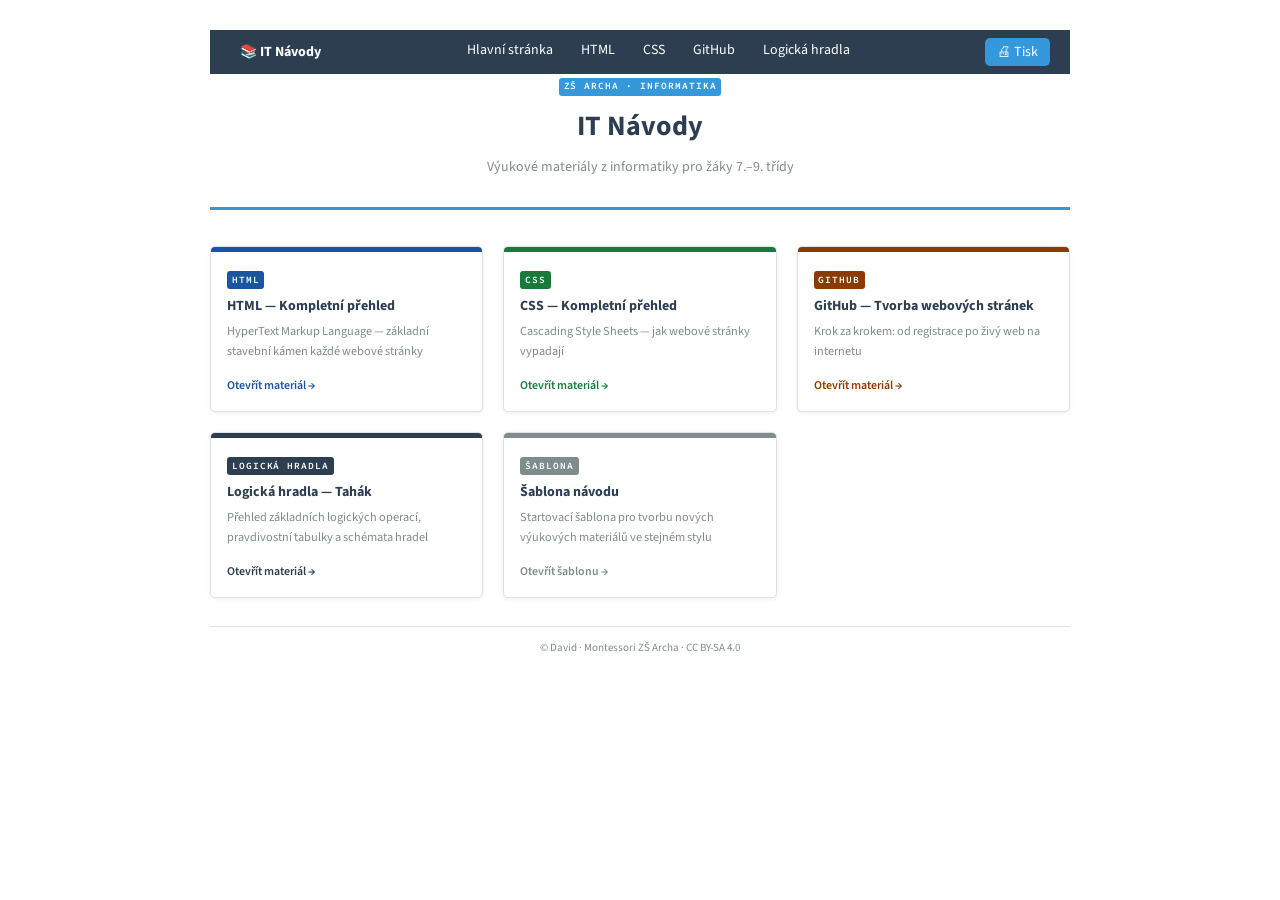
<file: index.html>
<!DOCTYPE html>
<html lang="cs">
<head>
  <meta charset="UTF-8">
  <meta name="viewport" content="width=device-width, initial-scale=1.0">
  <meta name="description" content="Výukové materiály z informatiky pro žáky 7.–9. třídy ZŠ.">
  <title>IT Návody — Rozcestník</title>
  <link rel="icon" type="image/x-icon" href="favicon.ico">
  <link rel="stylesheet" href="navody-print.css">
  <style>
    /* === Přepsání max-width pro rozcestník === */
    body {
      max-width: 900px;
      padding: 30px 20px;
    }

    /* === Hlavička rozcestníku === */
    .site-header {
      text-align: center;
      margin-bottom: 36px;
      padding-bottom: 20px;
      border-bottom: 3px solid var(--color-secondary);
    }

    .site-header h1 {
      border-bottom: none;
      padding-bottom: 0;
      margin-bottom: 8px;
      font-size: 28px;
    }

    .site-header .subtitle {
      font-size: 1rem;
      color: var(--color-light);
    }

    /* === Grid karet === */
    .card-grid {
      display: grid;
      grid-template-columns: repeat(auto-fill, minmax(240px, 1fr));
      gap: 20px;
      margin: 28px 0;
    }

    /* === Karta === */
    .card {
      background: white;
      border: 1px solid var(--color-border);
      border-radius: var(--border-radius);
      overflow: hidden;
      box-shadow: 0 1px 4px rgba(0,0,0,0.07);
      transition: transform 0.15s ease, box-shadow 0.15s ease;
      display: flex;
      flex-direction: column;
    }

    .card:hover {
      transform: translateY(-3px);
      box-shadow: 0 4px 14px rgba(0,0,0,0.13);
    }

    /* Barevný pruh nahoře */
    .card-stripe {
      height: 5px;
      background: var(--card-color, var(--color-secondary));
    }

    .card-body {
      padding: 16px;
      flex: 1;
      display: flex;
      flex-direction: column;
    }

    .card-badge {
      display: inline-block;
      font-family: var(--font-code);
      font-size: 0.68rem;
      font-weight: 600;
      letter-spacing: 0.1em;
      text-transform: uppercase;
      color: white;
      background: var(--card-color, var(--color-secondary));
      padding: 0.15em 0.5em;
      border-radius: 3px;
      margin-bottom: 8px;
    }

    .card h2 {
      font-size: 1rem;
      color: var(--color-primary);
      border-left: none;
      padding-left: 0;
      margin-top: 0;
      margin-bottom: 6px;
      line-height: 1.35;
    }

    .card p {
      font-size: 0.88rem;
      color: var(--color-light);
      margin: 0;
      flex: 1;
    }

    .card-link {
      display: block;
      margin-top: 14px;
      font-size: 0.85rem;
      font-weight: 600;
      color: var(--card-color, var(--color-secondary));
      text-decoration: none;
    }

    .card-link:hover {
      text-decoration: underline;
    }

    /* Barevná témata karet */
    .card--html  { --card-color: #1a56a0; }
    .card--css   { --card-color: #1a7a3c; }
    .card--github { --card-color: #8b3a00; }
    .card--logic { --card-color: #2c3e50; }
    .card--template { --card-color: #7f8c8d; }

    /* === Tisk === */
    @media print {
      body {
        max-width: none;
        padding: 0;
      }

      .card-grid {
        display: block;
      }

      .card {
        display: flex;
        flex-direction: row;
        align-items: center;
        border: none;
        border-bottom: 1px solid var(--color-border);
        border-radius: 0;
        box-shadow: none;
        padding: 8px 0;
        gap: 12px;
        transform: none !important;
      }

      .card-stripe {
        display: none;
      }

      .card-body {
        padding: 0;
        flex-direction: row;
        align-items: baseline;
        gap: 10px;
        flex-wrap: wrap;
      }

      .card h2 {
        font-size: 0.95rem;
        margin: 0;
      }

      .card p {
        font-size: 0.82rem;
      }

      .card-link {
        margin-top: 0;
        font-size: 0.8rem;
      }

      .site-header h1 {
        font-size: 18px;
      }
    }

    /* === Responzivita === */
    @media screen and (max-width: 520px) {
      .card-grid {
        grid-template-columns: 1fr;
      }
    }
  </style>
</head>

<body>

<nav class="site-nav no-print">
  <a class="nav-logo" href="index.html">📚 IT Návody</a>
  <input type="checkbox" id="nav-toggle" class="nav-toggle">
  <label for="nav-toggle" class="nav-hamburger">&#9776;</label>
  <ul>
    <li><a href="index.html">Hlavní stránka</a></li>
    <li><a href="html.html">HTML</a></li>
    <li><a href="css.html">CSS</a></li>
    <li><a href="github.html">GitHub</a></li>
    <li><a href="logicka_hradla.html">Logická hradla</a></li>
  </ul>
  <button class="btn-print" onclick="window.print()">🖨 Tisk</button>
</nav>

  <header class="site-header no-print" role="banner">
    <span class="card-badge" style="background: var(--color-secondary);">ZŠ Archa · Informatika</span>
    <h1>IT Návody</h1>
    <p class="subtitle">Výukové materiály z informatiky pro žáky 7.–9. třídy</p>
  </header>

  <h1 class="no-print" style="display:none;" aria-hidden="true">IT Návody — Rozcestník</h1>

  <main>
    <div class="card-grid">

      <!-- HTML -->
      <article class="card card--html">
        <a href="html.html">
          <div class="card-stripe"></div>
          <div class="card-body">
          <span class="card-badge">HTML</span>
          <h2>HTML — Kompletní přehled</h2>
          <p>HyperText Markup Language — základní stavební kámen každé webové stránky</p>
          <a class="card-link" href="html.html">Otevřít materiál →</a>
          </div>
        </a>
      </article>

      <!-- CSS -->
      <article class="card card--css">
        <a href="css.html">
          <div class="card-stripe"></div>
          <div class="card-body">
            <span class="card-badge">CSS</span>
            <h2>CSS — Kompletní přehled</h2>
            <p>Cascading Style Sheets — jak webové stránky vypadají</p>
            <a class="card-link" href="css.html">Otevřít materiál →</a>
          </div>
        </a>
      </article>

      <!-- GitHub -->
      <article class="card card--github">
        <a href="github.html">
          <div class="card-stripe"></div>
          <div class="card-body">
            <span class="card-badge">GitHub</span>
            <h2>GitHub — Tvorba webových stránek</h2>
            <p>Krok za krokem: od registrace po živý web na internetu</p>
            <a class="card-link" href="github.html">Otevřít materiál →</a>
          </div>
        </a>
      </article>

      <!-- Logická hradla -->
      <article class="card card--logic">
        <a href="logicka_hradla.html">
          <div class="card-stripe"></div>
          <div class="card-body">
            <span class="card-badge">Logická hradla</span>
            <h2>Logická hradla — Tahák</h2>
            <p>Přehled základních logických operací, pravdivostní tabulky a schémata hradel</p>
            <a class="card-link" href="logicka_hradla.html">Otevřít materiál →</a>
          </div>
        </a>
      </article>

      <!-- Šablona -->
      <article class="card card--template">
        <a href="navod-sablona.html">
          <div class="card-stripe"></div>
          <div class="card-body">
            <span class="card-badge">Šablona</span>
            <h2>Šablona návodu</h2>
            <p>Startovací šablona pro tvorbu nových výukových materiálů ve stejném stylu</p>
            <a class="card-link" href="navod-sablona.html">Otevřít šablonu →</a>
          </div>
        </a>
      </article>

    </div>
  </main>

  <footer>
    <p>
      © David · Montessori ZŠ Archa ·
      <a href="https://creativecommons.org/licenses/by-sa/4.0/" target="_blank" rel="license noopener">CC BY-SA 4.0</a>
    </p>
  </footer>

</body>
</html>
</file>
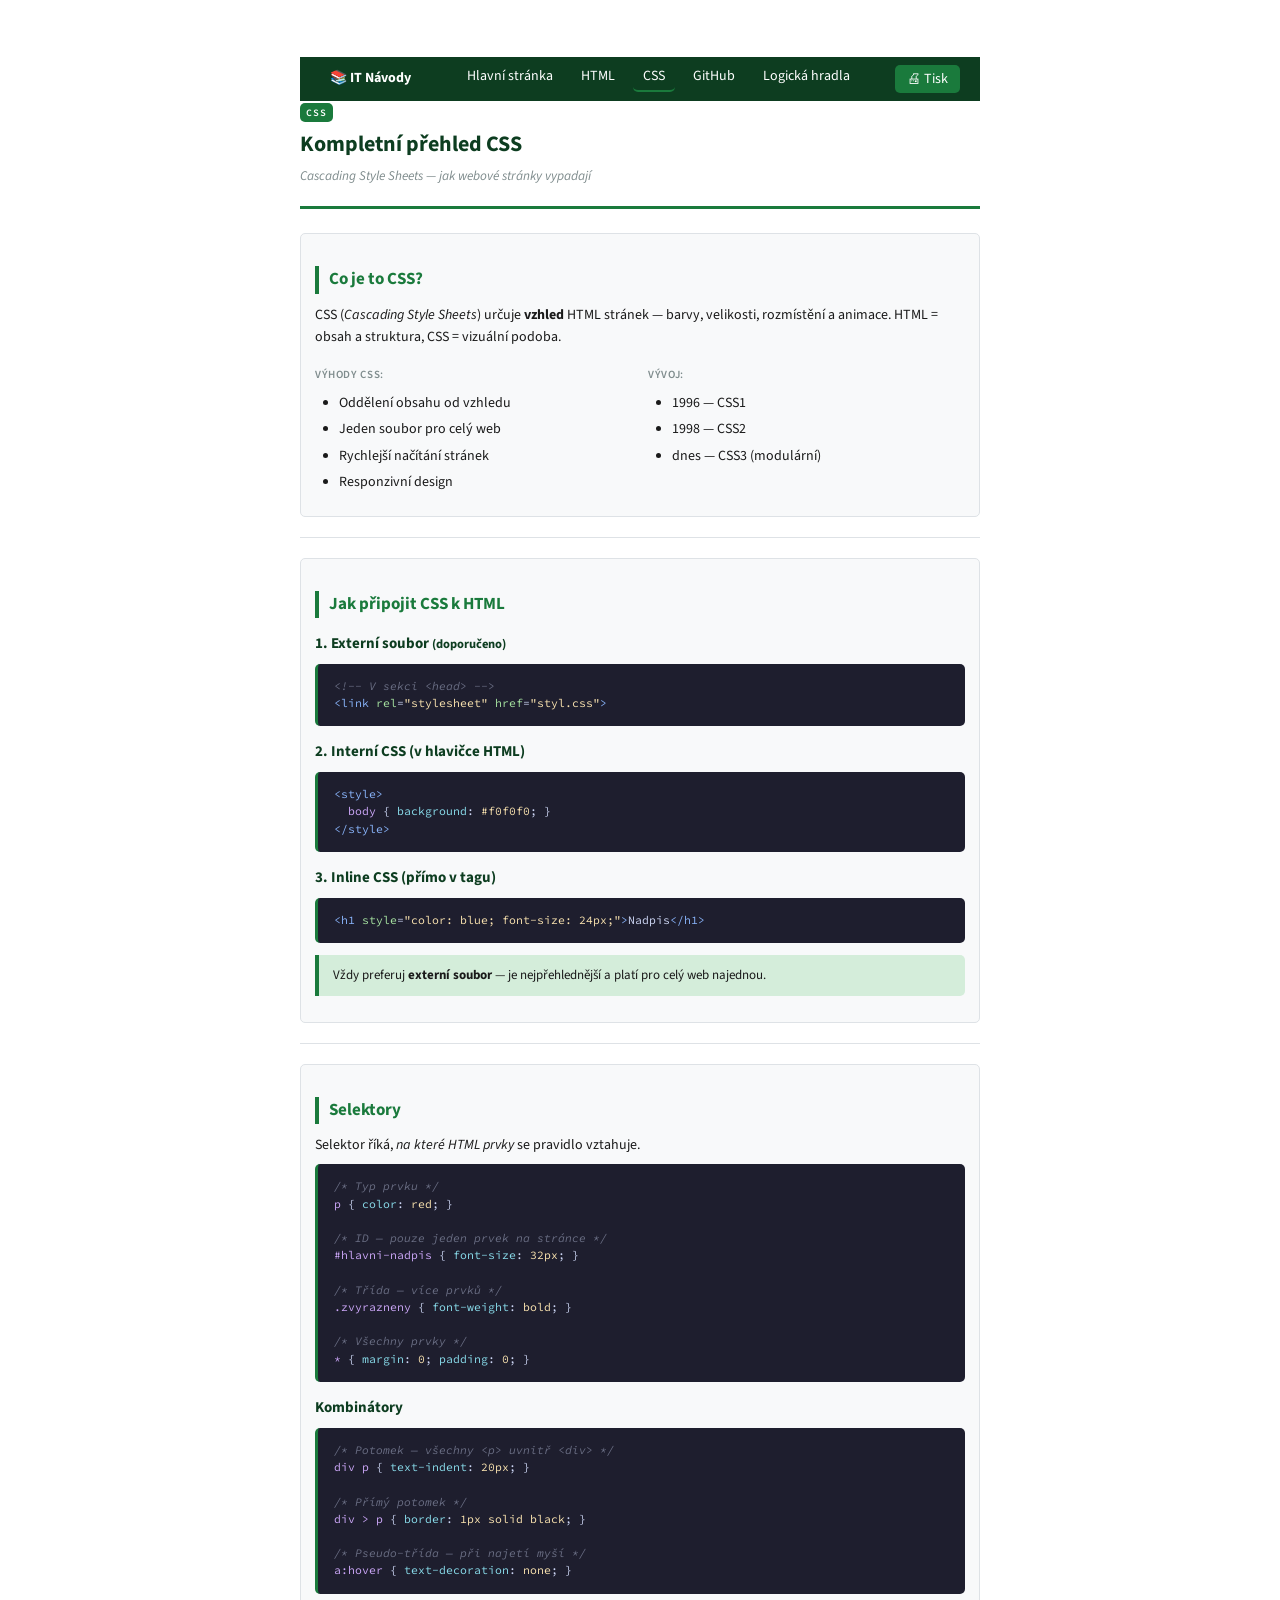
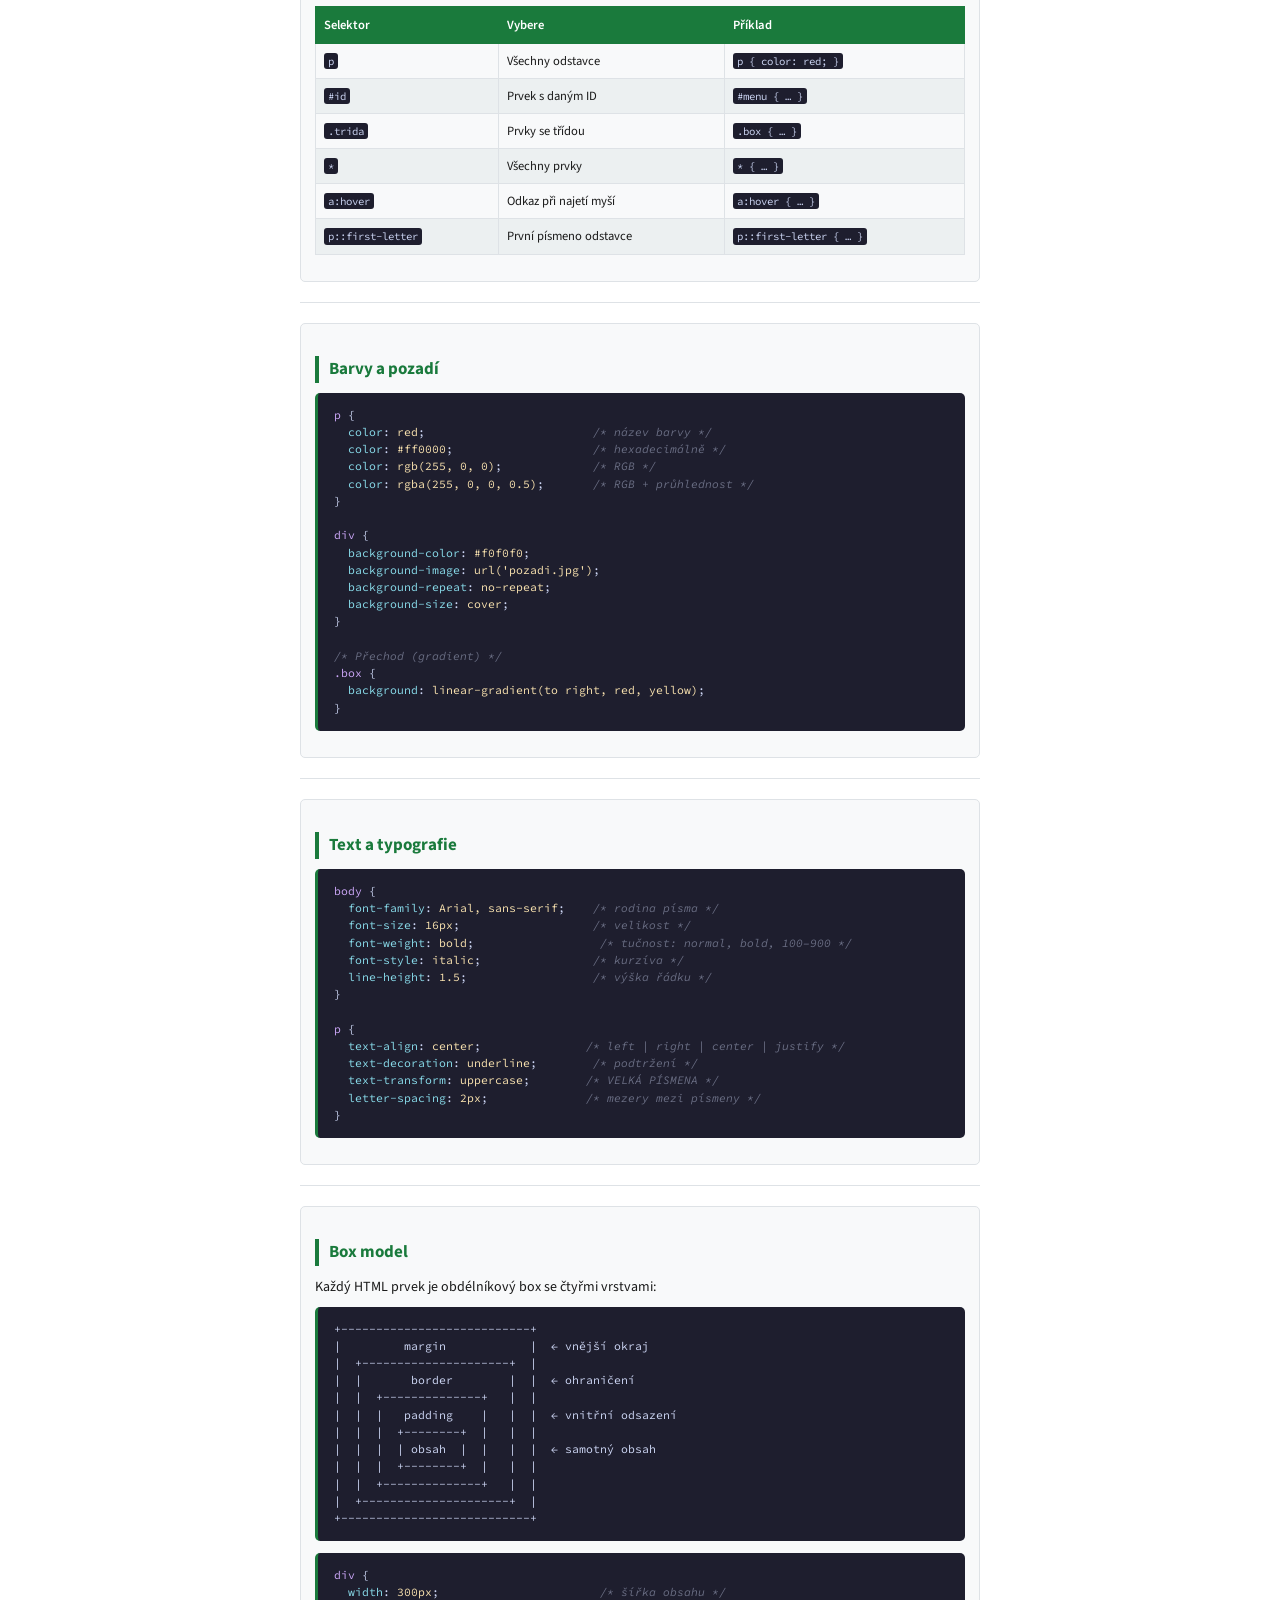
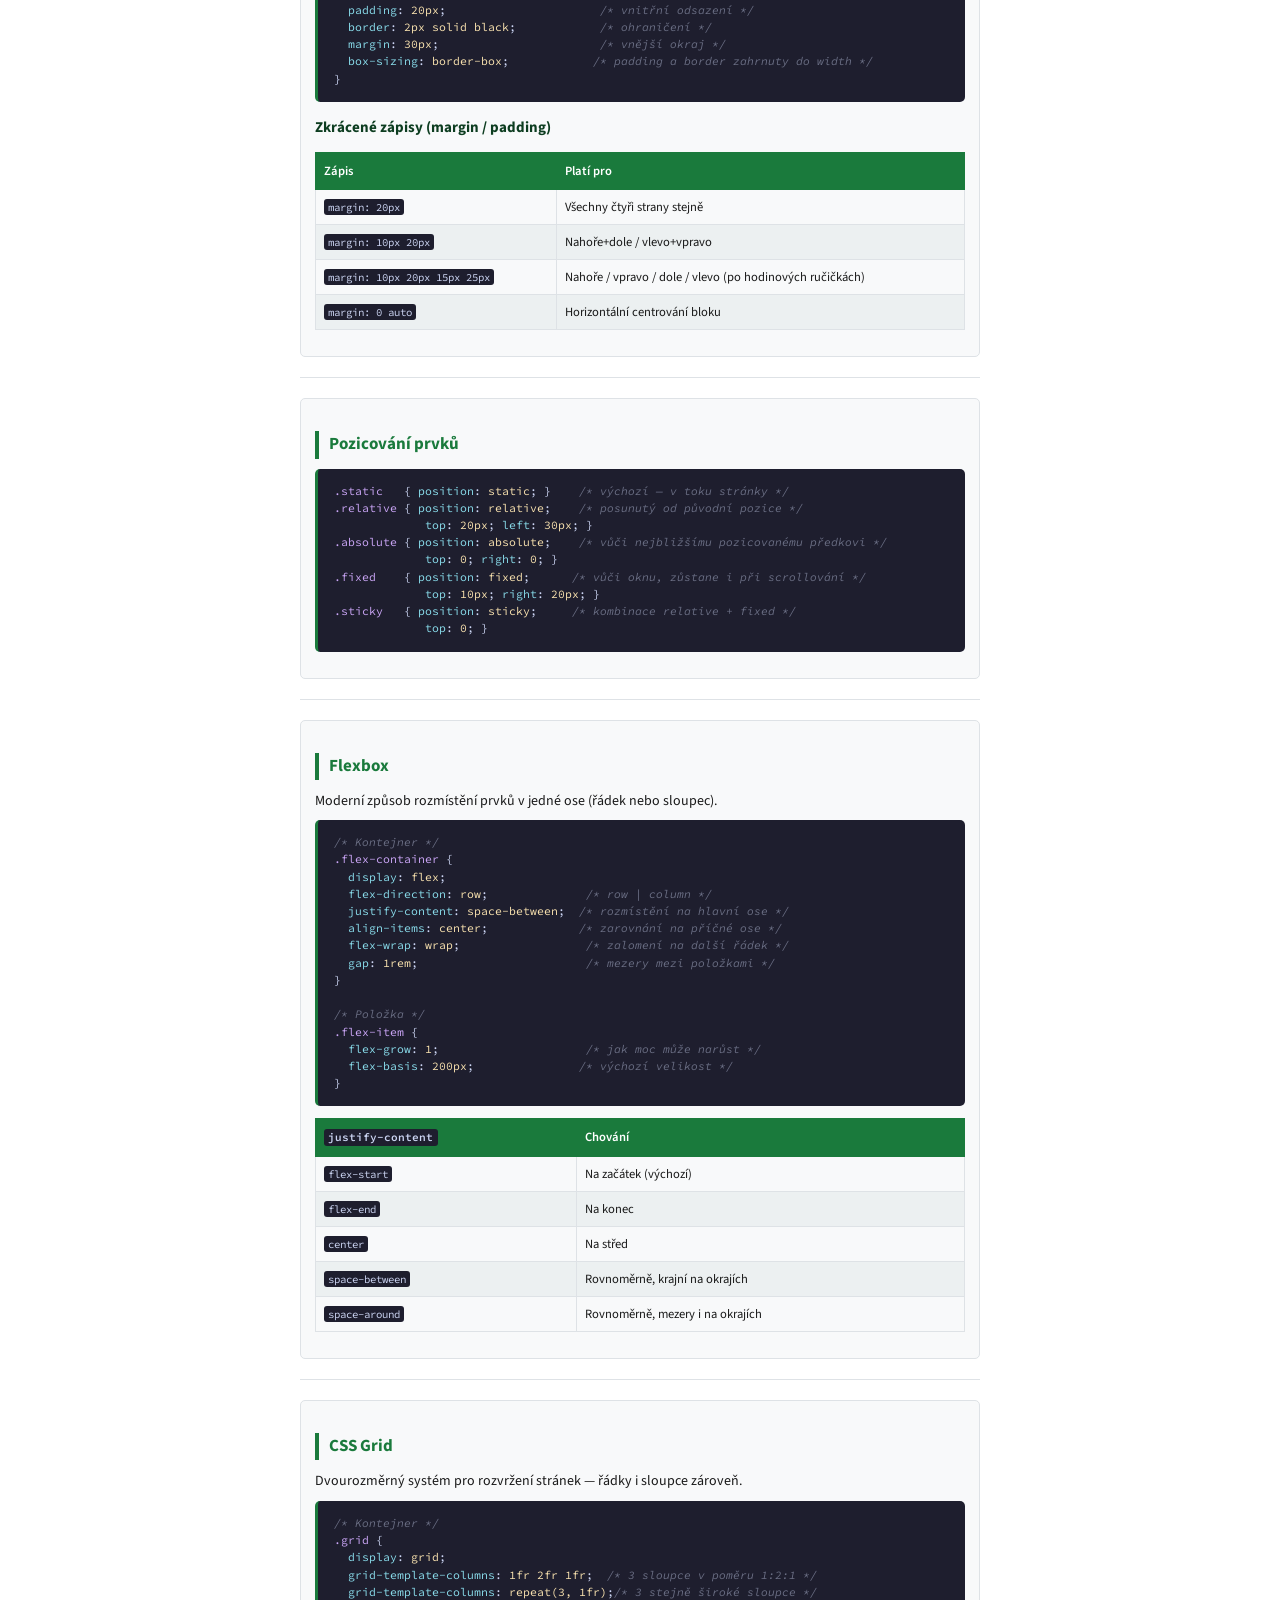
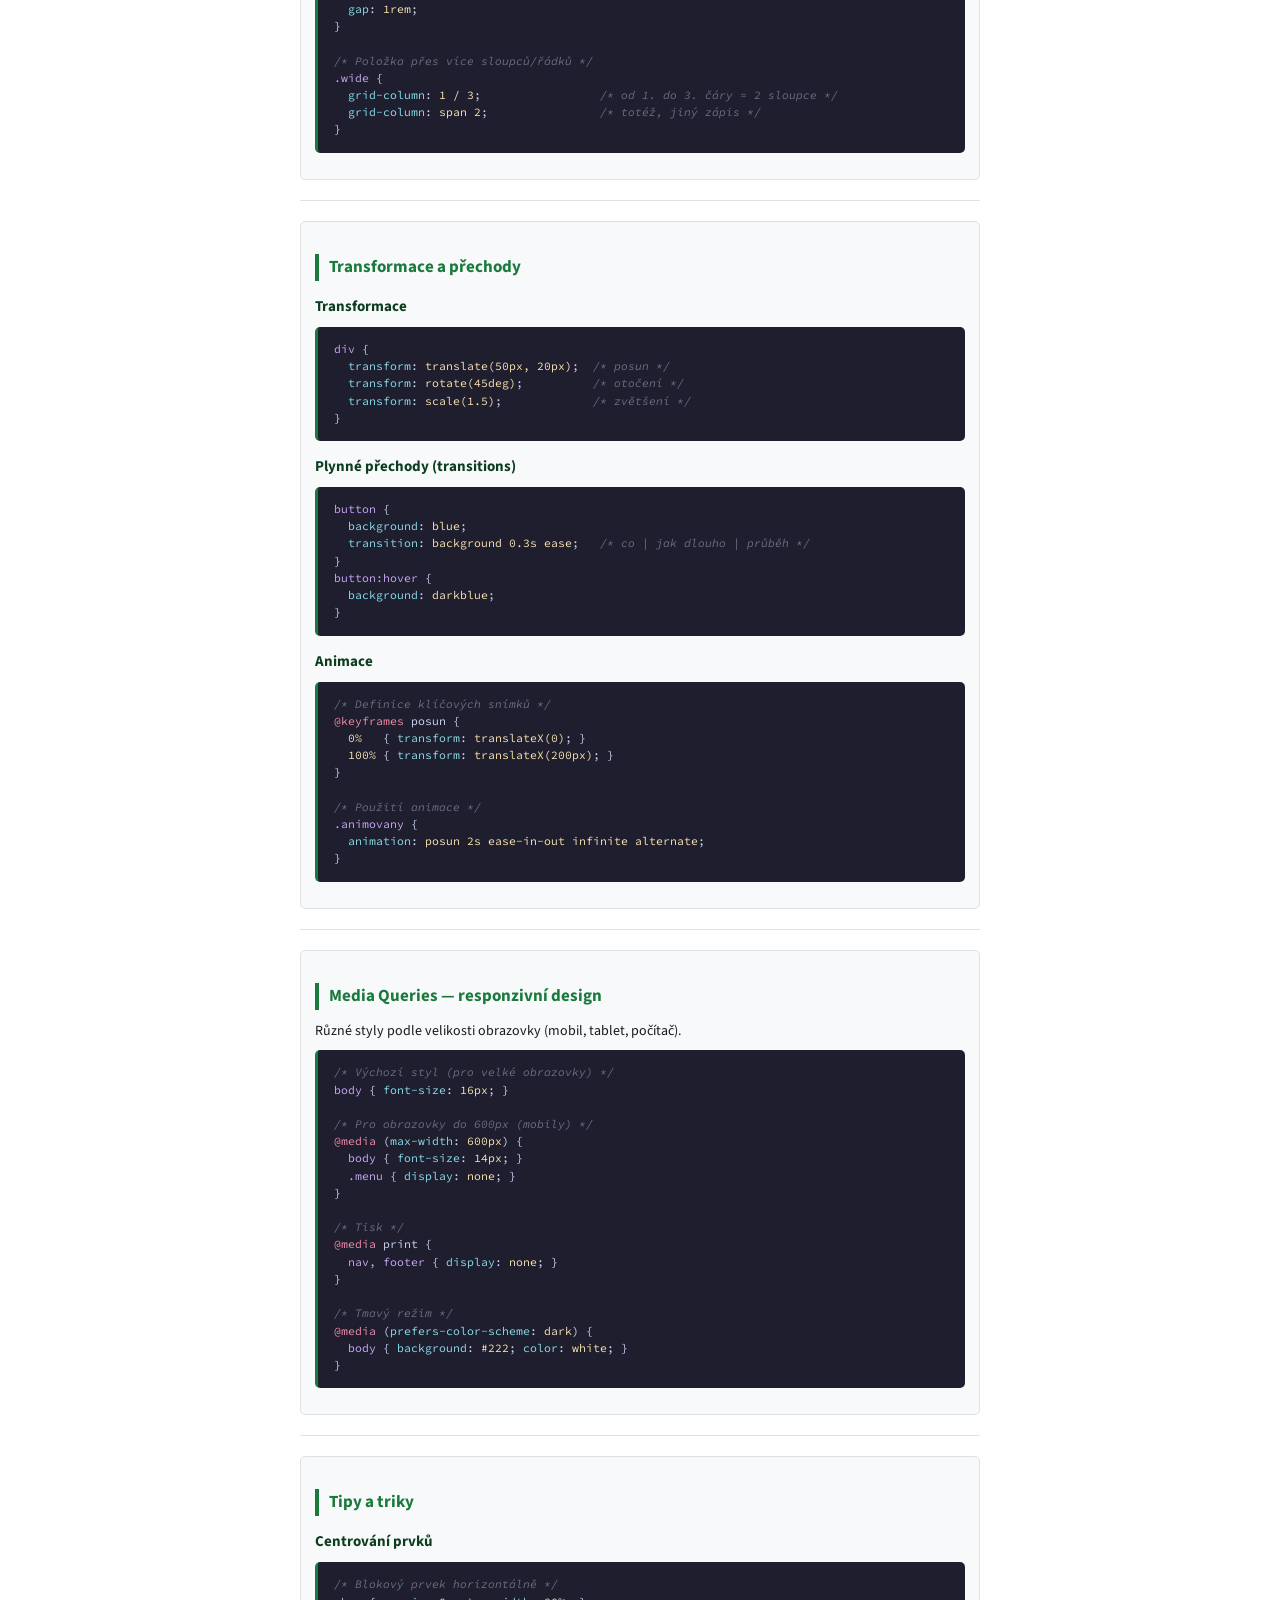
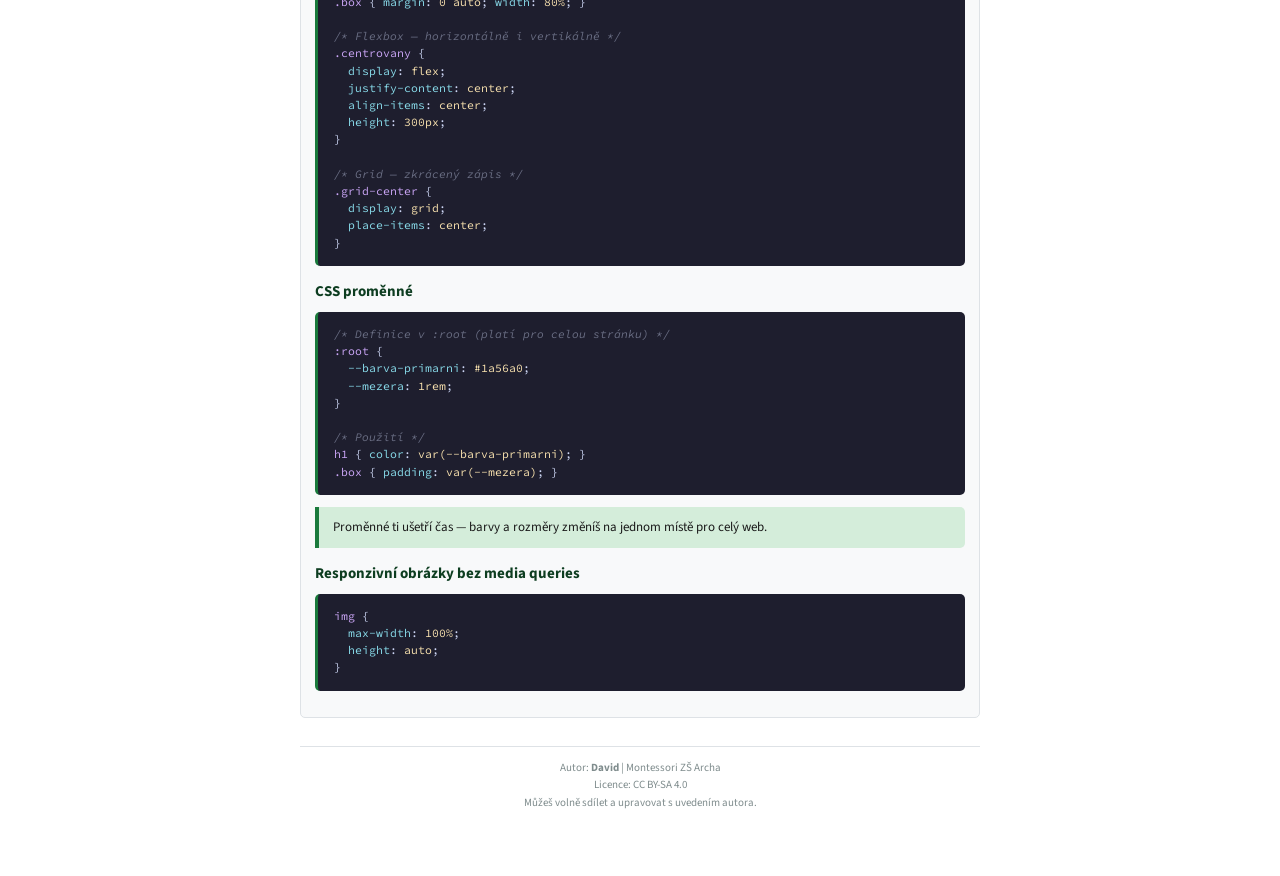
<file: css.html>
<!DOCTYPE html>
<html lang="cs">
<head>
  <meta charset="UTF-8">
  <meta name="viewport" content="width=device-width, initial-scale=1.0">
  <title>CSS — Kompletní přehled</title>
  <link rel="icon" type="image/x-icon" href="favicon.ico">
  <link rel="stylesheet" href="navody-print.css">
</head>
<body class="theme-css">

<nav class="site-nav no-print">
  <a class="nav-logo" href="index.html">📚 IT Návody</a>
  <input type="checkbox" id="nav-toggle" class="nav-toggle">
  <label for="nav-toggle" class="nav-hamburger">&#9776;</label>
  <ul>
    <li><a href="index.html">Hlavní stránka</a></li>
    <li><a href="html.html">HTML</a></li>
    <li><a href="css.html" class="active">CSS</a></li>
    <li><a href="github.html">GitHub</a></li>
    <li><a href="logicka_hradla.html">Logická hradla</a></li>
  </ul>
  <button class="btn-print" onclick="window.print()">🖨 Tisk</button>
</nav>

<header class="doc-header">
  <span class="badge">CSS</span>
  <h1>Kompletní přehled CSS</h1>
  <p class="subtitle">Cascading Style Sheets — jak webové stránky vypadají</p>
</header>

<!-- ====================================================
     CO JE CSS
     ==================================================== -->
<section class="section">
  <h2>Co je to CSS?</h2>
  <p>CSS (<em>Cascading Style Sheets</em>) určuje <strong>vzhled</strong> HTML stránek — barvy, velikosti, rozmístění a animace. HTML = obsah a struktura, CSS = vizuální podoba.</p>

  <div class="two-col">
    <div>
      <h4>Výhody CSS:</h4>
      <ul>
        <li>Oddělení obsahu od vzhledu</li>
        <li>Jeden soubor pro celý web</li>
        <li>Rychlejší načítání stránek</li>
        <li>Responzivní design</li>
      </ul>
    </div>
    <div>
      <h4>Vývoj:</h4>
      <ul>
        <li>1996 — CSS1</li>
        <li>1998 — CSS2</li>
        <li>dnes — CSS3 (modulární)</li>
      </ul>
    </div>
  </div>
</section>

<hr class="section-divider">

<!-- ====================================================
     PŘIPOJENÍ CSS
     ==================================================== -->
<section class="section">
  <h2>Jak připojit CSS k HTML</h2>

  <h3>1. Externí soubor <small>(doporučeno)</small></h3>
<pre><span class="hl-cmt">&lt;!-- V sekci &lt;head&gt; --&gt;</span>
<span class="hl-tag">&lt;link</span> <span class="hl-attr">rel</span>=<span class="hl-val">"stylesheet"</span> <span class="hl-attr">href</span>=<span class="hl-val">"styl.css"</span><span class="hl-tag">&gt;</span></pre>

  <h3>2. Interní CSS (v hlavičce HTML)</h3>
<pre><span class="hl-tag">&lt;style&gt;</span>
  <span class="hl-sel">body</span> { <span class="hl-prop">background</span>: <span class="hl-val">#f0f0f0</span>; }
<span class="hl-tag">&lt;/style&gt;</span></pre>

  <h3>3. Inline CSS (přímo v tagu)</h3>
<pre><span class="hl-tag">&lt;h1</span> <span class="hl-attr">style</span>=<span class="hl-val">"color: blue; font-size: 24px;"</span><span class="hl-tag">&gt;</span>Nadpis<span class="hl-tag">&lt;/h1&gt;</span></pre>

  <div class="tip">Vždy preferuj <strong>externí soubor</strong> — je nejpřehlednější a platí pro celý web najednou.</div>
</section>

<hr class="section-divider">

<!-- ====================================================
     SELEKTORY
     ==================================================== -->
<section class="section">
  <h2>Selektory</h2>
  <p>Selektor říká, <em>na které HTML prvky</em> se pravidlo vztahuje.</p>

<pre><span class="hl-cmt">/* Typ prvku */</span>
<span class="hl-sel">p</span> { <span class="hl-prop">color</span>: <span class="hl-val">red</span>; }

<span class="hl-cmt">/* ID — pouze jeden prvek na stránce */</span>
<span class="hl-sel">#hlavni-nadpis</span> { <span class="hl-prop">font-size</span>: <span class="hl-val">32px</span>; }

<span class="hl-cmt">/* Třída — více prvků */</span>
<span class="hl-sel">.zvyrazneny</span> { <span class="hl-prop">font-weight</span>: <span class="hl-val">bold</span>; }

<span class="hl-cmt">/* Všechny prvky */</span>
<span class="hl-sel">*</span> { <span class="hl-prop">margin</span>: <span class="hl-val">0</span>; <span class="hl-prop">padding</span>: <span class="hl-val">0</span>; }</pre>

  <h3>Kombinátory</h3>
<pre><span class="hl-cmt">/* Potomek — všechny &lt;p&gt; uvnitř &lt;div&gt; */</span>
<span class="hl-sel">div p</span> { <span class="hl-prop">text-indent</span>: <span class="hl-val">20px</span>; }

<span class="hl-cmt">/* Přímý potomek */</span>
<span class="hl-sel">div > p</span> { <span class="hl-prop">border</span>: <span class="hl-val">1px solid black</span>; }

<span class="hl-cmt">/* Pseudo-třída — při najetí myší */</span>
<span class="hl-sel">a:hover</span> { <span class="hl-prop">text-decoration</span>: <span class="hl-val">none</span>; }</pre>

  <table>
    <thead><tr><th>Selektor</th><th>Vybere</th><th>Příklad</th></tr></thead>
    <tbody>
      <tr><td><code>p</code></td><td>Všechny odstavce</td><td><code>p { color: red; }</code></td></tr>
      <tr><td><code>#id</code></td><td>Prvek s daným ID</td><td><code>#menu { … }</code></td></tr>
      <tr><td><code>.trida</code></td><td>Prvky se třídou</td><td><code>.box { … }</code></td></tr>
      <tr><td><code>*</code></td><td>Všechny prvky</td><td><code>* { … }</code></td></tr>
      <tr><td><code>a:hover</code></td><td>Odkaz při najetí myší</td><td><code>a:hover { … }</code></td></tr>
      <tr><td><code>p::first-letter</code></td><td>První písmeno odstavce</td><td><code>p::first-letter { … }</code></td></tr>
    </tbody>
  </table>
</section>

<hr class="section-divider">

<!-- ====================================================
     BARVY
     ==================================================== -->
<section class="section">
  <h2>Barvy a pozadí</h2>

<pre><span class="hl-sel">p</span> {
  <span class="hl-prop">color</span>: <span class="hl-val">red</span>;                        <span class="hl-cmt">/* název barvy */</span>
  <span class="hl-prop">color</span>: <span class="hl-val">#ff0000</span>;                    <span class="hl-cmt">/* hexadecimálně */</span>
  <span class="hl-prop">color</span>: <span class="hl-val">rgb(255, 0, 0)</span>;             <span class="hl-cmt">/* RGB */</span>
  <span class="hl-prop">color</span>: <span class="hl-val">rgba(255, 0, 0, 0.5)</span>;       <span class="hl-cmt">/* RGB + průhlednost */</span>
}

<span class="hl-sel">div</span> {
  <span class="hl-prop">background-color</span>: <span class="hl-val">#f0f0f0</span>;
  <span class="hl-prop">background-image</span>: <span class="hl-val">url('pozadi.jpg')</span>;
  <span class="hl-prop">background-repeat</span>: <span class="hl-val">no-repeat</span>;
  <span class="hl-prop">background-size</span>: <span class="hl-val">cover</span>;
}

<span class="hl-cmt">/* Přechod (gradient) */</span>
<span class="hl-sel">.box</span> {
  <span class="hl-prop">background</span>: <span class="hl-val">linear-gradient(to right, red, yellow)</span>;
}</pre>
</section>

<hr class="section-divider">

<!-- ====================================================
     TYPOGRAFIE
     ==================================================== -->
<section class="section">
  <h2>Text a typografie</h2>

<pre><span class="hl-sel">body</span> {
  <span class="hl-prop">font-family</span>: <span class="hl-val">Arial, sans-serif</span>;    <span class="hl-cmt">/* rodina písma */</span>
  <span class="hl-prop">font-size</span>: <span class="hl-val">16px</span>;                   <span class="hl-cmt">/* velikost */</span>
  <span class="hl-prop">font-weight</span>: <span class="hl-val">bold</span>;                  <span class="hl-cmt">/* tučnost: normal, bold, 100–900 */</span>
  <span class="hl-prop">font-style</span>: <span class="hl-val">italic</span>;                <span class="hl-cmt">/* kurzíva */</span>
  <span class="hl-prop">line-height</span>: <span class="hl-val">1.5</span>;                  <span class="hl-cmt">/* výška řádku */</span>
}

<span class="hl-sel">p</span> {
  <span class="hl-prop">text-align</span>: <span class="hl-val">center</span>;               <span class="hl-cmt">/* left | right | center | justify */</span>
  <span class="hl-prop">text-decoration</span>: <span class="hl-val">underline</span>;        <span class="hl-cmt">/* podtržení */</span>
  <span class="hl-prop">text-transform</span>: <span class="hl-val">uppercase</span>;        <span class="hl-cmt">/* VELKÁ PÍSMENA */</span>
  <span class="hl-prop">letter-spacing</span>: <span class="hl-val">2px</span>;              <span class="hl-cmt">/* mezery mezi písmeny */</span>
}</pre>
</section>

<hr class="section-divider">

<!-- ====================================================
     BOX MODEL
     ==================================================== -->
<section class="section">
  <h2>Box model</h2>
  <p>Každý HTML prvek je obdélníkový box se čtyřmi vrstvami:</p>

<pre>+---------------------------+
|         margin            |  ← vnější okraj
|  +---------------------+  |
|  |       border        |  |  ← ohraničení
|  |  +--------------+   |  |
|  |  |   padding    |   |  |  ← vnitřní odsazení
|  |  |  +--------+  |   |  |
|  |  |  | obsah  |  |   |  |  ← samotný obsah
|  |  |  +--------+  |   |  |
|  |  +--------------+   |  |
|  +---------------------+  |
+---------------------------+</pre>

<pre><span class="hl-sel">div</span> {
  <span class="hl-prop">width</span>: <span class="hl-val">300px</span>;                       <span class="hl-cmt">/* šířka obsahu */</span>
  <span class="hl-prop">padding</span>: <span class="hl-val">20px</span>;                      <span class="hl-cmt">/* vnitřní odsazení */</span>
  <span class="hl-prop">border</span>: <span class="hl-val">2px solid black</span>;            <span class="hl-cmt">/* ohraničení */</span>
  <span class="hl-prop">margin</span>: <span class="hl-val">30px</span>;                       <span class="hl-cmt">/* vnější okraj */</span>
  <span class="hl-prop">box-sizing</span>: <span class="hl-val">border-box</span>;            <span class="hl-cmt">/* padding a border zahrnuty do width */</span>
}</pre>

  <h3>Zkrácené zápisy (margin / padding)</h3>
  <table>
    <thead><tr><th>Zápis</th><th>Platí pro</th></tr></thead>
    <tbody>
      <tr><td><code>margin: 20px</code></td><td>Všechny čtyři strany stejně</td></tr>
      <tr><td><code>margin: 10px 20px</code></td><td>Nahoře+dole / vlevo+vpravo</td></tr>
      <tr><td><code>margin: 10px 20px 15px 25px</code></td><td>Nahoře / vpravo / dole / vlevo (po hodinových ručičkách)</td></tr>
      <tr><td><code>margin: 0 auto</code></td><td>Horizontální centrování bloku</td></tr>
    </tbody>
  </table>
</section>

<hr class="section-divider">

<!-- ====================================================
     POZICOVÁNÍ
     ==================================================== -->
<section class="section">
  <h2>Pozicování prvků</h2>

<pre><span class="hl-sel">.static</span>   { <span class="hl-prop">position</span>: <span class="hl-val">static</span>; }    <span class="hl-cmt">/* výchozí — v toku stránky */</span>
<span class="hl-sel">.relative</span> { <span class="hl-prop">position</span>: <span class="hl-val">relative</span>;    <span class="hl-cmt">/* posunutý od původní pozice */</span>
             <span class="hl-prop">top</span>: <span class="hl-val">20px</span>; <span class="hl-prop">left</span>: <span class="hl-val">30px</span>; }
<span class="hl-sel">.absolute</span> { <span class="hl-prop">position</span>: <span class="hl-val">absolute</span>;    <span class="hl-cmt">/* vůči nejbližšímu pozicovanému předkovi */</span>
             <span class="hl-prop">top</span>: <span class="hl-val">0</span>; <span class="hl-prop">right</span>: <span class="hl-val">0</span>; }
<span class="hl-sel">.fixed</span>    { <span class="hl-prop">position</span>: <span class="hl-val">fixed</span>;      <span class="hl-cmt">/* vůči oknu, zůstane i při scrollování */</span>
             <span class="hl-prop">top</span>: <span class="hl-val">10px</span>; <span class="hl-prop">right</span>: <span class="hl-val">20px</span>; }
<span class="hl-sel">.sticky</span>   { <span class="hl-prop">position</span>: <span class="hl-val">sticky</span>;     <span class="hl-cmt">/* kombinace relative + fixed */</span>
             <span class="hl-prop">top</span>: <span class="hl-val">0</span>; }</pre>
</section>

<hr class="section-divider">

<!-- ====================================================
     FLEXBOX
     ==================================================== -->
<section class="section">
  <h2>Flexbox</h2>
  <p>Moderní způsob rozmístění prvků v jedné ose (řádek nebo sloupec).</p>

<pre><span class="hl-cmt">/* Kontejner */</span>
<span class="hl-sel">.flex-container</span> {
  <span class="hl-prop">display</span>: <span class="hl-val">flex</span>;
  <span class="hl-prop">flex-direction</span>: <span class="hl-val">row</span>;              <span class="hl-cmt">/* row | column */</span>
  <span class="hl-prop">justify-content</span>: <span class="hl-val">space-between</span>;  <span class="hl-cmt">/* rozmístění na hlavní ose */</span>
  <span class="hl-prop">align-items</span>: <span class="hl-val">center</span>;             <span class="hl-cmt">/* zarovnání na příčné ose */</span>
  <span class="hl-prop">flex-wrap</span>: <span class="hl-val">wrap</span>;                  <span class="hl-cmt">/* zalomení na další řádek */</span>
  <span class="hl-prop">gap</span>: <span class="hl-val">1rem</span>;                        <span class="hl-cmt">/* mezery mezi položkami */</span>
}

<span class="hl-cmt">/* Položka */</span>
<span class="hl-sel">.flex-item</span> {
  <span class="hl-prop">flex-grow</span>: <span class="hl-val">1</span>;                     <span class="hl-cmt">/* jak moc může narůst */</span>
  <span class="hl-prop">flex-basis</span>: <span class="hl-val">200px</span>;               <span class="hl-cmt">/* výchozí velikost */</span>
}</pre>

  <table>
    <thead><tr><th><code>justify-content</code></th><th>Chování</th></tr></thead>
    <tbody>
      <tr><td><code>flex-start</code></td><td>Na začátek (výchozí)</td></tr>
      <tr><td><code>flex-end</code></td><td>Na konec</td></tr>
      <tr><td><code>center</code></td><td>Na střed</td></tr>
      <tr><td><code>space-between</code></td><td>Rovnoměrně, krajní na okrajích</td></tr>
      <tr><td><code>space-around</code></td><td>Rovnoměrně, mezery i na okrajích</td></tr>
    </tbody>
  </table>
</section>

<hr class="section-divider">

<!-- ====================================================
     GRID
     ==================================================== -->
<section class="section">
  <h2>CSS Grid</h2>
  <p>Dvourozměrný systém pro rozvržení stránek — řádky i sloupce zároveň.</p>

<pre><span class="hl-cmt">/* Kontejner */</span>
<span class="hl-sel">.grid</span> {
  <span class="hl-prop">display</span>: <span class="hl-val">grid</span>;
  <span class="hl-prop">grid-template-columns</span>: <span class="hl-val">1fr 2fr 1fr</span>;  <span class="hl-cmt">/* 3 sloupce v poměru 1:2:1 */</span>
  <span class="hl-prop">grid-template-columns</span>: <span class="hl-val">repeat(3, 1fr)</span>;<span class="hl-cmt">/* 3 stejně široké sloupce */</span>
  <span class="hl-prop">gap</span>: <span class="hl-val">1rem</span>;
}

<span class="hl-cmt">/* Položka přes více sloupců/řádků */</span>
<span class="hl-sel">.wide</span> {
  <span class="hl-prop">grid-column</span>: <span class="hl-val">1 / 3</span>;                 <span class="hl-cmt">/* od 1. do 3. čáry = 2 sloupce */</span>
  <span class="hl-prop">grid-column</span>: <span class="hl-val">span 2</span>;                <span class="hl-cmt">/* totéž, jiný zápis */</span>
}</pre>
</section>

<hr class="section-divider">

<!-- ====================================================
     TRANSFORMACE A PŘECHODY
     ==================================================== -->
<section class="section">
  <h2>Transformace a přechody</h2>

  <h3>Transformace</h3>
<pre><span class="hl-sel">div</span> {
  <span class="hl-prop">transform</span>: <span class="hl-val">translate(50px, 20px)</span>;  <span class="hl-cmt">/* posun */</span>
  <span class="hl-prop">transform</span>: <span class="hl-val">rotate(45deg)</span>;          <span class="hl-cmt">/* otočení */</span>
  <span class="hl-prop">transform</span>: <span class="hl-val">scale(1.5)</span>;             <span class="hl-cmt">/* zvětšení */</span>
}</pre>

  <h3>Plynné přechody (transitions)</h3>
<pre><span class="hl-sel">button</span> {
  <span class="hl-prop">background</span>: <span class="hl-val">blue</span>;
  <span class="hl-prop">transition</span>: <span class="hl-val">background 0.3s ease</span>;   <span class="hl-cmt">/* co | jak dlouho | průběh */</span>
}
<span class="hl-sel">button:hover</span> {
  <span class="hl-prop">background</span>: <span class="hl-val">darkblue</span>;
}</pre>

  <h3>Animace</h3>
<pre><span class="hl-cmt">/* Definice klíčových snímků */</span>
<span class="hl-kw">@keyframes</span> posun {
  <span class="hl-val">0%</span>   { <span class="hl-prop">transform</span>: <span class="hl-val">translateX(0)</span>; }
  <span class="hl-val">100%</span> { <span class="hl-prop">transform</span>: <span class="hl-val">translateX(200px)</span>; }
}

<span class="hl-cmt">/* Použití animace */</span>
<span class="hl-sel">.animovany</span> {
  <span class="hl-prop">animation</span>: <span class="hl-val">posun 2s ease-in-out infinite alternate</span>;
}</pre>
</section>

<hr class="section-divider">

<!-- ====================================================
     MEDIA QUERIES
     ==================================================== -->
<section class="section">
  <h2>Media Queries — responzivní design</h2>
  <p>Různé styly podle velikosti obrazovky (mobil, tablet, počítač).</p>

<pre><span class="hl-cmt">/* Výchozí styl (pro velké obrazovky) */</span>
<span class="hl-sel">body</span> { <span class="hl-prop">font-size</span>: <span class="hl-val">16px</span>; }

<span class="hl-cmt">/* Pro obrazovky do 600px (mobily) */</span>
<span class="hl-kw">@media</span> (<span class="hl-prop">max-width</span>: <span class="hl-val">600px</span>) {
  <span class="hl-sel">body</span> { <span class="hl-prop">font-size</span>: <span class="hl-val">14px</span>; }
  <span class="hl-sel">.menu</span> { <span class="hl-prop">display</span>: <span class="hl-val">none</span>; }
}

<span class="hl-cmt">/* Tisk */</span>
<span class="hl-kw">@media</span> print {
  <span class="hl-sel">nav, footer</span> { <span class="hl-prop">display</span>: <span class="hl-val">none</span>; }
}

<span class="hl-cmt">/* Tmavý režim */</span>
<span class="hl-kw">@media</span> (<span class="hl-prop">prefers-color-scheme</span>: <span class="hl-val">dark</span>) {
  <span class="hl-sel">body</span> { <span class="hl-prop">background</span>: <span class="hl-val">#222</span>; <span class="hl-prop">color</span>: <span class="hl-val">white</span>; }
}</pre>
</section>

<hr class="section-divider">

<!-- ====================================================
     TIPY
     ==================================================== -->
<section class="section">
  <h2>Tipy a triky</h2>

  <h3>Centrování prvků</h3>
<pre><span class="hl-cmt">/* Blokový prvek horizontálně */</span>
<span class="hl-sel">.box</span> { <span class="hl-prop">margin</span>: <span class="hl-val">0 auto</span>; <span class="hl-prop">width</span>: <span class="hl-val">80%</span>; }

<span class="hl-cmt">/* Flexbox — horizontálně i vertikálně */</span>
<span class="hl-sel">.centrovany</span> {
  <span class="hl-prop">display</span>: <span class="hl-val">flex</span>;
  <span class="hl-prop">justify-content</span>: <span class="hl-val">center</span>;
  <span class="hl-prop">align-items</span>: <span class="hl-val">center</span>;
  <span class="hl-prop">height</span>: <span class="hl-val">300px</span>;
}

<span class="hl-cmt">/* Grid — zkrácený zápis */</span>
<span class="hl-sel">.grid-center</span> {
  <span class="hl-prop">display</span>: <span class="hl-val">grid</span>;
  <span class="hl-prop">place-items</span>: <span class="hl-val">center</span>;
}</pre>

  <h3>CSS proměnné</h3>
<pre><span class="hl-cmt">/* Definice v :root (platí pro celou stránku) */</span>
<span class="hl-sel">:root</span> {
  <span class="hl-prop">--barva-primarni</span>: <span class="hl-val">#1a56a0</span>;
  <span class="hl-prop">--mezera</span>: <span class="hl-val">1rem</span>;
}

<span class="hl-cmt">/* Použití */</span>
<span class="hl-sel">h1</span> { <span class="hl-prop">color</span>: <span class="hl-val">var(--barva-primarni)</span>; }
<span class="hl-sel">.box</span> { <span class="hl-prop">padding</span>: <span class="hl-val">var(--mezera)</span>; }</pre>

  <div class="tip">Proměnné ti ušetří čas — barvy a rozměry změníš na jednom místě pro celý web.</div>

  <h3>Responzivní obrázky bez media queries</h3>
<pre><span class="hl-sel">img</span> {
  <span class="hl-prop">max-width</span>: <span class="hl-val">100%</span>;
  <span class="hl-prop">height</span>: <span class="hl-val">auto</span>;
}</pre>
</section>

<footer>
  <p>
    Autor: <strong>David</strong> | Montessori ZŠ Archa<br>
    Licence: <a href="https://creativecommons.org/licenses/by-sa/4.0/deed.cs" target="_blank" rel="noopener">CC BY-SA 4.0</a><br>
    <span class="text-small">Můžeš volně sdílet a upravovat s uvedením autora.</span>
  </p>
</footer>

</body>
</html>
</file>
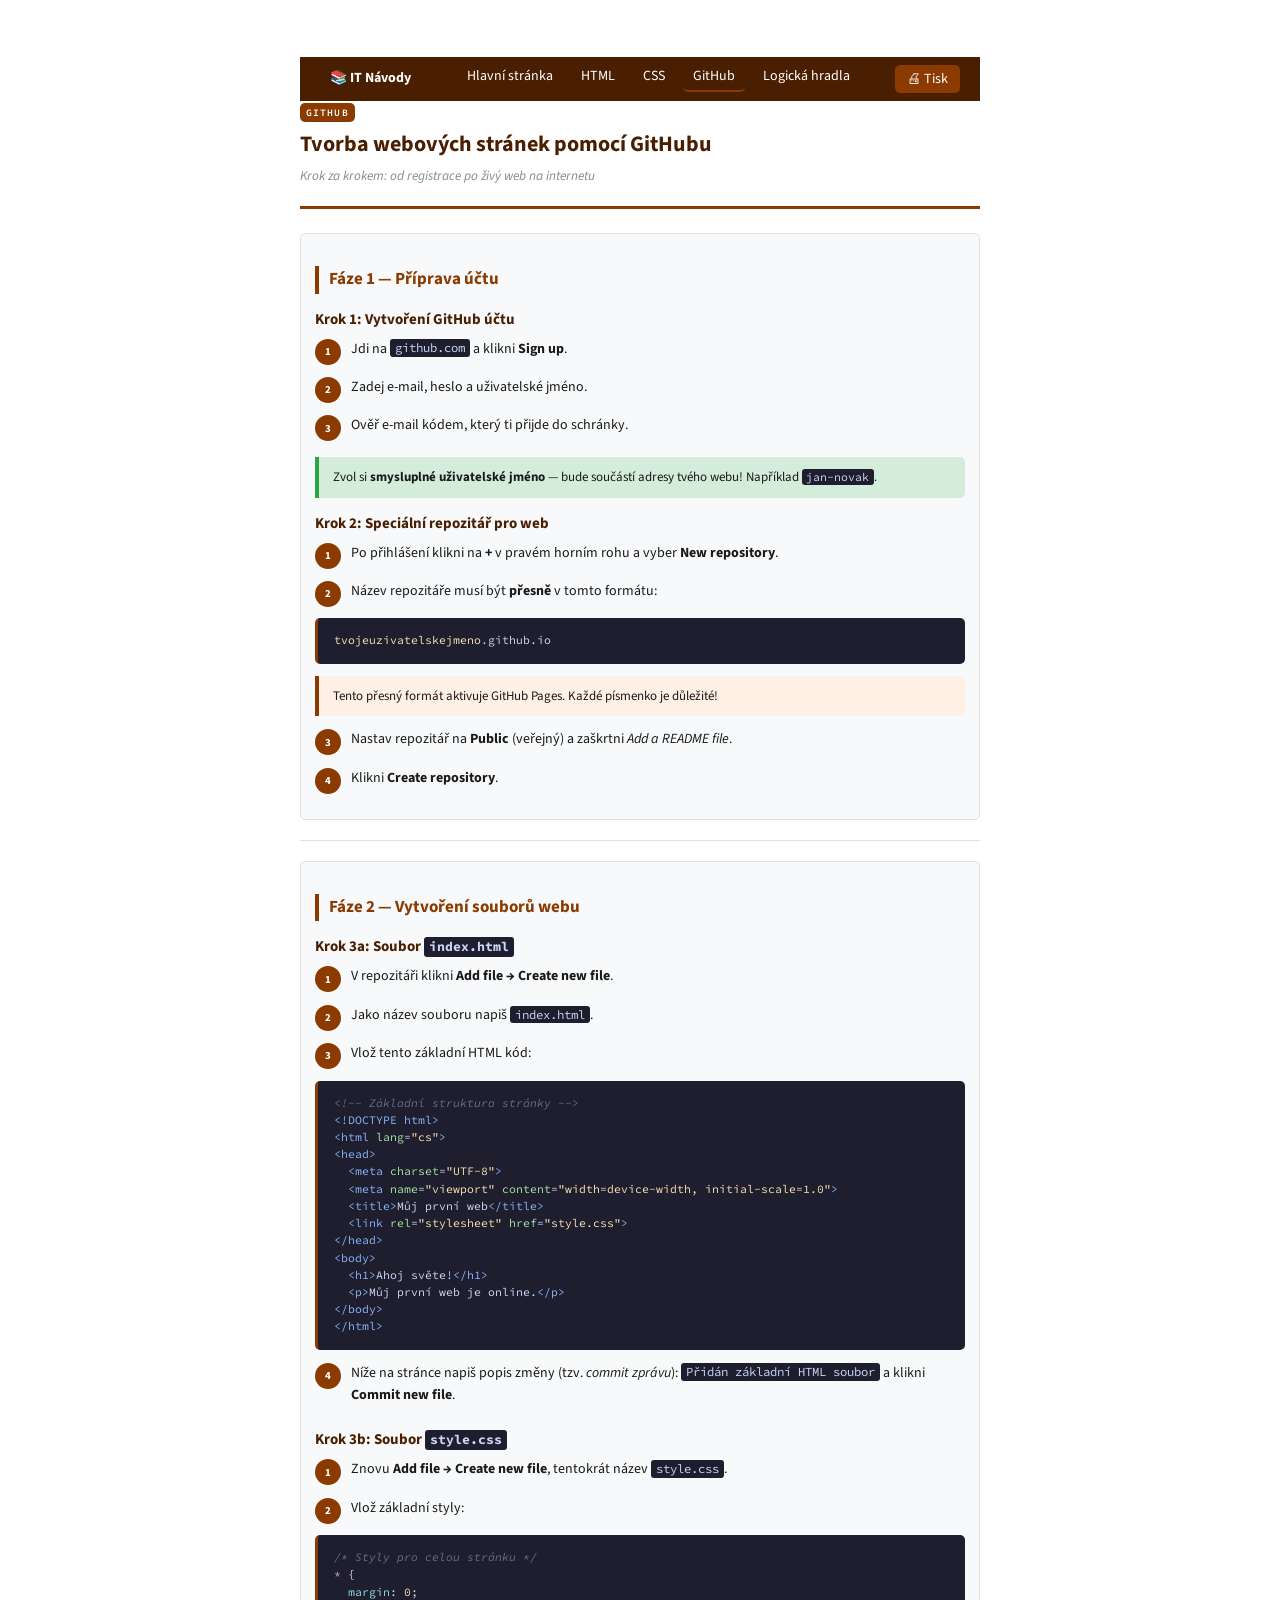
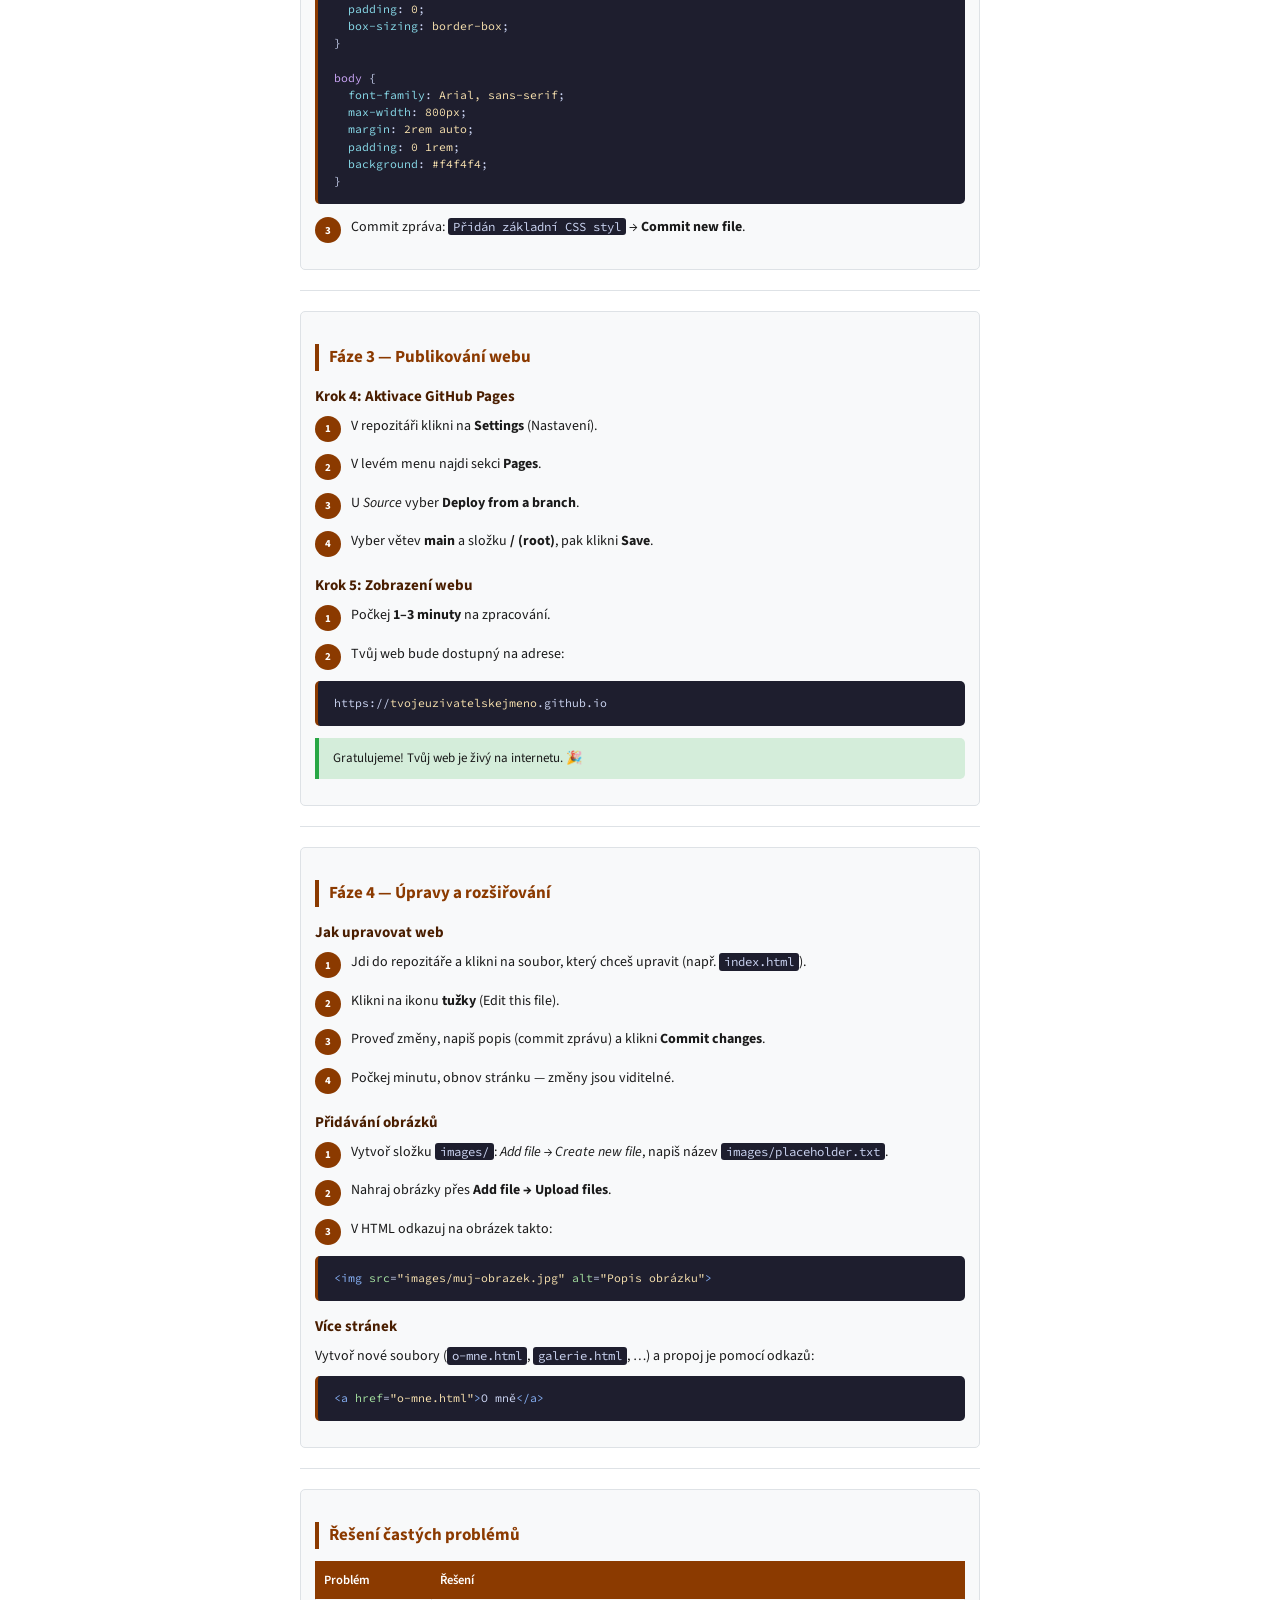
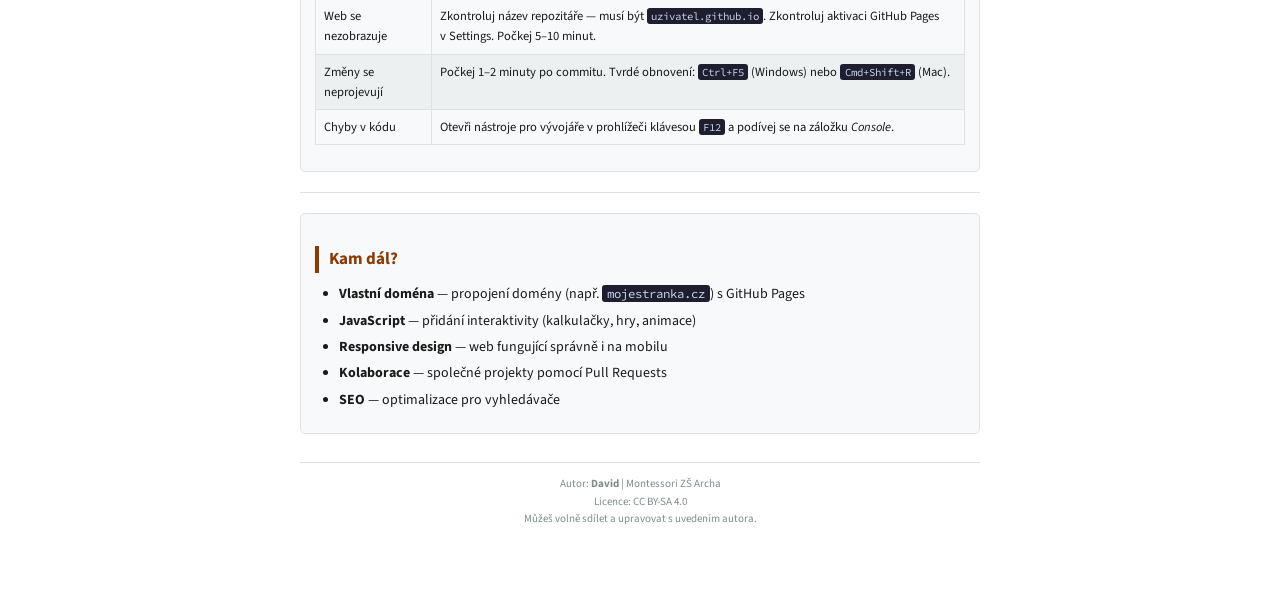
<file: github.html>
<!DOCTYPE html>
<html lang="cs">
<head>
  <meta charset="UTF-8">
  <meta name="viewport" content="width=device-width, initial-scale=1.0">
  <title>GitHub — Tvorba webových stránek</title>
  <link rel="icon" type="image/x-icon" href="favicon.ico">
  <link rel="stylesheet" href="navody-print.css">
</head>
<body class="theme-github">

<nav class="site-nav no-print">
  <a class="nav-logo" href="index.html">📚 IT Návody</a>
  <input type="checkbox" id="nav-toggle" class="nav-toggle">
  <label for="nav-toggle" class="nav-hamburger">&#9776;</label>
  <ul>
    <li><a href="index.html">Hlavní stránka</a></li>
    <li><a href="html.html">HTML</a></li>
    <li><a href="css.html">CSS</a></li>
    <li><a href="github.html" class="active">GitHub</a></li>
    <li><a href="logicka_hradla.html">Logická hradla</a></li>
  </ul>
  <button class="btn-print" onclick="window.print()">🖨 Tisk</button>
</nav>

<header class="doc-header">
  <span class="badge">GitHub</span>
  <h1>Tvorba webových stránek pomocí&nbsp;GitHubu</h1>
  <p class="subtitle">Krok za krokem: od registrace po živý web na internetu</p>
</header>

<!-- ====================================================
     FÁZE 1 — Účet
     ==================================================== -->
<section class="section">
  <h2>Fáze 1 — Příprava účtu</h2>

  <h3>Krok 1: Vytvoření GitHub účtu</h3>
  <div class="step-row"><span class="step-num">1</span><p>Jdi na <code>github.com</code> a klikni <strong>Sign up</strong>.</p></div>
  <div class="step-row"><span class="step-num">2</span><p>Zadej e-mail, heslo a uživatelské jméno.</p></div>
  <div class="step-row"><span class="step-num">3</span><p>Ověř e-mail kódem, který ti přijde do schránky.</p></div>

  <div class="tip">Zvol si <strong>smysluplné uživatelské jméno</strong> — bude součástí adresy tvého webu! Například <code>jan-novak</code>.</div>

  <h3>Krok 2: Speciální repozitář pro web</h3>
  <div class="step-row"><span class="step-num">1</span><p>Po přihlášení klikni na <strong>+</strong> v pravém horním rohu a vyber <strong>New repository</strong>.</p></div>
  <div class="step-row"><span class="step-num">2</span><p>Název repozitáře musí být <strong>přesně</strong> v tomto formátu:</p></div>

  <pre><span class="hl-val">tvojeuzivatelskejmeno</span>.github.io</pre>

  <div class="warning">Tento přesný formát aktivuje GitHub Pages. Každé písmenko je důležité!</div>

  <div class="step-row"><span class="step-num">3</span><p>Nastav repozitář na <strong>Public</strong> (veřejný) a zaškrtni <em>Add a README file</em>.</p></div>
  <div class="step-row"><span class="step-num">4</span><p>Klikni <strong>Create repository</strong>.</p></div>
</section>

<hr class="section-divider">

<!-- ====================================================
     FÁZE 2 — Soubory
     ==================================================== -->
<section class="section">
  <h2>Fáze 2 — Vytvoření souborů webu</h2>

  <h3>Krok 3a: Soubor <code>index.html</code></h3>
  <div class="step-row"><span class="step-num">1</span><p>V repozitáři klikni <strong>Add file → Create new file</strong>.</p></div>
  <div class="step-row"><span class="step-num">2</span><p>Jako název souboru napiš <code>index.html</code>.</p></div>
  <div class="step-row"><span class="step-num">3</span><p>Vlož tento základní HTML kód:</p></div>

<pre><span class="hl-cmt">&lt;!-- Základní struktura stránky --&gt;</span>
<span class="hl-tag">&lt;!DOCTYPE html&gt;</span>
<span class="hl-tag">&lt;html</span> <span class="hl-attr">lang</span>=<span class="hl-val">"cs"</span><span class="hl-tag">&gt;</span>
<span class="hl-tag">&lt;head&gt;</span>
  <span class="hl-tag">&lt;meta</span> <span class="hl-attr">charset</span>=<span class="hl-val">"UTF-8"</span><span class="hl-tag">&gt;</span>
  <span class="hl-tag">&lt;meta</span> <span class="hl-attr">name</span>=<span class="hl-val">"viewport"</span> <span class="hl-attr">content</span>=<span class="hl-val">"width=device-width, initial-scale=1.0"</span><span class="hl-tag">&gt;</span>
  <span class="hl-tag">&lt;title&gt;</span>Můj první web<span class="hl-tag">&lt;/title&gt;</span>
  <span class="hl-tag">&lt;link</span> <span class="hl-attr">rel</span>=<span class="hl-val">"stylesheet"</span> <span class="hl-attr">href</span>=<span class="hl-val">"style.css"</span><span class="hl-tag">&gt;</span>
<span class="hl-tag">&lt;/head&gt;</span>
<span class="hl-tag">&lt;body&gt;</span>
  <span class="hl-tag">&lt;h1&gt;</span>Ahoj světe!<span class="hl-tag">&lt;/h1&gt;</span>
  <span class="hl-tag">&lt;p&gt;</span>Můj první web je online.<span class="hl-tag">&lt;/p&gt;</span>
<span class="hl-tag">&lt;/body&gt;</span>
<span class="hl-tag">&lt;/html&gt;</span></pre>

  <div class="step-row"><span class="step-num">4</span><p>Níže na stránce napiš popis změny (tzv. <em>commit zprávu</em>): <code>Přidán základní HTML soubor</code> a klikni <strong>Commit new file</strong>.</p></div>

  <h3>Krok 3b: Soubor <code>style.css</code></h3>
  <div class="step-row"><span class="step-num">1</span><p>Znovu <strong>Add file → Create new file</strong>, tentokrát název <code>style.css</code>.</p></div>
  <div class="step-row"><span class="step-num">2</span><p>Vlož základní styly:</p></div>

<pre><span class="hl-cmt">/* Styly pro celou stránku */</span>
<span class="hl-sel">*</span> {
  <span class="hl-prop">margin</span>: <span class="hl-val">0</span>;
  <span class="hl-prop">padding</span>: <span class="hl-val">0</span>;
  <span class="hl-prop">box-sizing</span>: <span class="hl-val">border-box</span>;
}

<span class="hl-sel">body</span> {
  <span class="hl-prop">font-family</span>: <span class="hl-val">Arial, sans-serif</span>;
  <span class="hl-prop">max-width</span>: <span class="hl-val">800px</span>;
  <span class="hl-prop">margin</span>: <span class="hl-val">2rem auto</span>;
  <span class="hl-prop">padding</span>: <span class="hl-val">0 1rem</span>;
  <span class="hl-prop">background</span>: <span class="hl-val">#f4f4f4</span>;
}</pre>

  <div class="step-row"><span class="step-num">3</span><p>Commit zpráva: <code>Přidán základní CSS styl</code> → <strong>Commit new file</strong>.</p></div>
</section>

<hr class="section-divider">

<!-- ====================================================
     FÁZE 3 — Publikování
     ==================================================== -->
<section class="section">
  <h2>Fáze 3 — Publikování webu</h2>

  <h3>Krok 4: Aktivace GitHub Pages</h3>
  <div class="step-row"><span class="step-num">1</span><p>V repozitáři klikni na <strong>Settings</strong> (Nastavení).</p></div>
  <div class="step-row"><span class="step-num">2</span><p>V levém menu najdi sekci <strong>Pages</strong>.</p></div>
  <div class="step-row"><span class="step-num">3</span><p>U <em>Source</em> vyber <strong>Deploy from a branch</strong>.</p></div>
  <div class="step-row"><span class="step-num">4</span><p>Vyber větev <strong>main</strong> a složku <strong>/ (root)</strong>, pak klikni <strong>Save</strong>.</p></div>

  <h3>Krok 5: Zobrazení webu</h3>
  <div class="step-row"><span class="step-num">1</span><p>Počkej <strong>1–3 minuty</strong> na zpracování.</p></div>
  <div class="step-row"><span class="step-num">2</span><p>Tvůj web bude dostupný na adrese:</p></div>

  <pre>https://<span class="hl-val">tvojeuzivatelskejmeno</span>.github.io</pre>

  <div class="tip">Gratulujeme! Tvůj web je živý na internetu. 🎉</div>
</section>

<hr class="section-divider">

<!-- ====================================================
     FÁZE 4 — Úpravy
     ==================================================== -->
<section class="section">
  <h2>Fáze 4 — Úpravy a rozšiřování</h2>

  <h3>Jak upravovat web</h3>
  <div class="step-row"><span class="step-num">1</span><p>Jdi do repozitáře a klikni na soubor, který chceš upravit (např. <code>index.html</code>).</p></div>
  <div class="step-row"><span class="step-num">2</span><p>Klikni na ikonu <strong>tužky</strong> (Edit this file).</p></div>
  <div class="step-row"><span class="step-num">3</span><p>Proveď změny, napiš popis (commit zprávu) a klikni <strong>Commit changes</strong>.</p></div>
  <div class="step-row"><span class="step-num">4</span><p>Počkej minutu, obnov stránku — změny jsou viditelné.</p></div>

  <h3>Přidávání obrázků</h3>
  <div class="step-row"><span class="step-num">1</span><p>Vytvoř složku <code>images/</code>: <em>Add file → Create new file</em>, napiš název <code>images/placeholder.txt</code>.</p></div>
  <div class="step-row"><span class="step-num">2</span><p>Nahraj obrázky přes <strong>Add file → Upload files</strong>.</p></div>
  <div class="step-row"><span class="step-num">3</span><p>V HTML odkazuj na obrázek takto:</p></div>
  <pre><span class="hl-tag">&lt;img</span> <span class="hl-attr">src</span>=<span class="hl-val">"images/muj-obrazek.jpg"</span> <span class="hl-attr">alt</span>=<span class="hl-val">"Popis obrázku"</span><span class="hl-tag">&gt;</span></pre>

  <h3>Více stránek</h3>
  <p>Vytvoř nové soubory (<code>o-mne.html</code>, <code>galerie.html</code>, …) a propoj je pomocí odkazů:</p>
  <pre><span class="hl-tag">&lt;a</span> <span class="hl-attr">href</span>=<span class="hl-val">"o-mne.html"</span><span class="hl-tag">&gt;</span>O mně<span class="hl-tag">&lt;/a&gt;</span></pre>
</section>

<hr class="section-divider">

<!-- ====================================================
     Řešení problémů
     ==================================================== -->
<section class="section">
  <h2>Řešení častých problémů</h2>

  <table>
    <thead>
      <tr>
        <th>Problém</th>
        <th>Řešení</th>
      </tr>
    </thead>
    <tbody>
      <tr>
        <td>Web se nezobrazuje</td>
        <td>Zkontroluj název repozitáře — musí být <code>uzivatel.github.io</code>. Zkontroluj aktivaci GitHub Pages v&nbsp;Settings. Počkej 5–10 minut.</td>
      </tr>
      <tr>
        <td>Změny se neprojevují</td>
        <td>Počkej 1–2 minuty po commitu. Tvrdé obnovení: <code>Ctrl+F5</code> (Windows) nebo <code>Cmd+Shift+R</code> (Mac).</td>
      </tr>
      <tr>
        <td>Chyby v kódu</td>
        <td>Otevři nástroje pro vývojáře v prohlížeči klávesou <code>F12</code> a podívej se na záložku <em>Console</em>.</td>
      </tr>
    </tbody>
  </table>
</section>

<hr class="section-divider">

<!-- ====================================================
     Kam dál
     ==================================================== -->
<section class="section">
  <h2>Kam dál?</h2>
  <ul>
    <li><strong>Vlastní doména</strong> — propojení domény (např. <code>mojestranka.cz</code>) s GitHub Pages</li>
    <li><strong>JavaScript</strong> — přidání interaktivity (kalkulačky, hry, animace)</li>
    <li><strong>Responsive design</strong> — web fungující správně i na mobilu</li>
    <li><strong>Kolaborace</strong> — společné projekty pomocí Pull Requests</li>
    <li><strong>SEO</strong> — optimalizace pro vyhledávače</li>
  </ul>
</section>

<footer>
  <p>
    Autor: <strong>David</strong> | Montessori ZŠ Archa<br>
    Licence: <a href="https://creativecommons.org/licenses/by-sa/4.0/deed.cs" target="_blank" rel="noopener">CC BY-SA 4.0</a><br>
    <span class="text-small">Můžeš volně sdílet a upravovat s uvedením autora.</span>
  </p>
</footer>

</body>
</html>
</file>
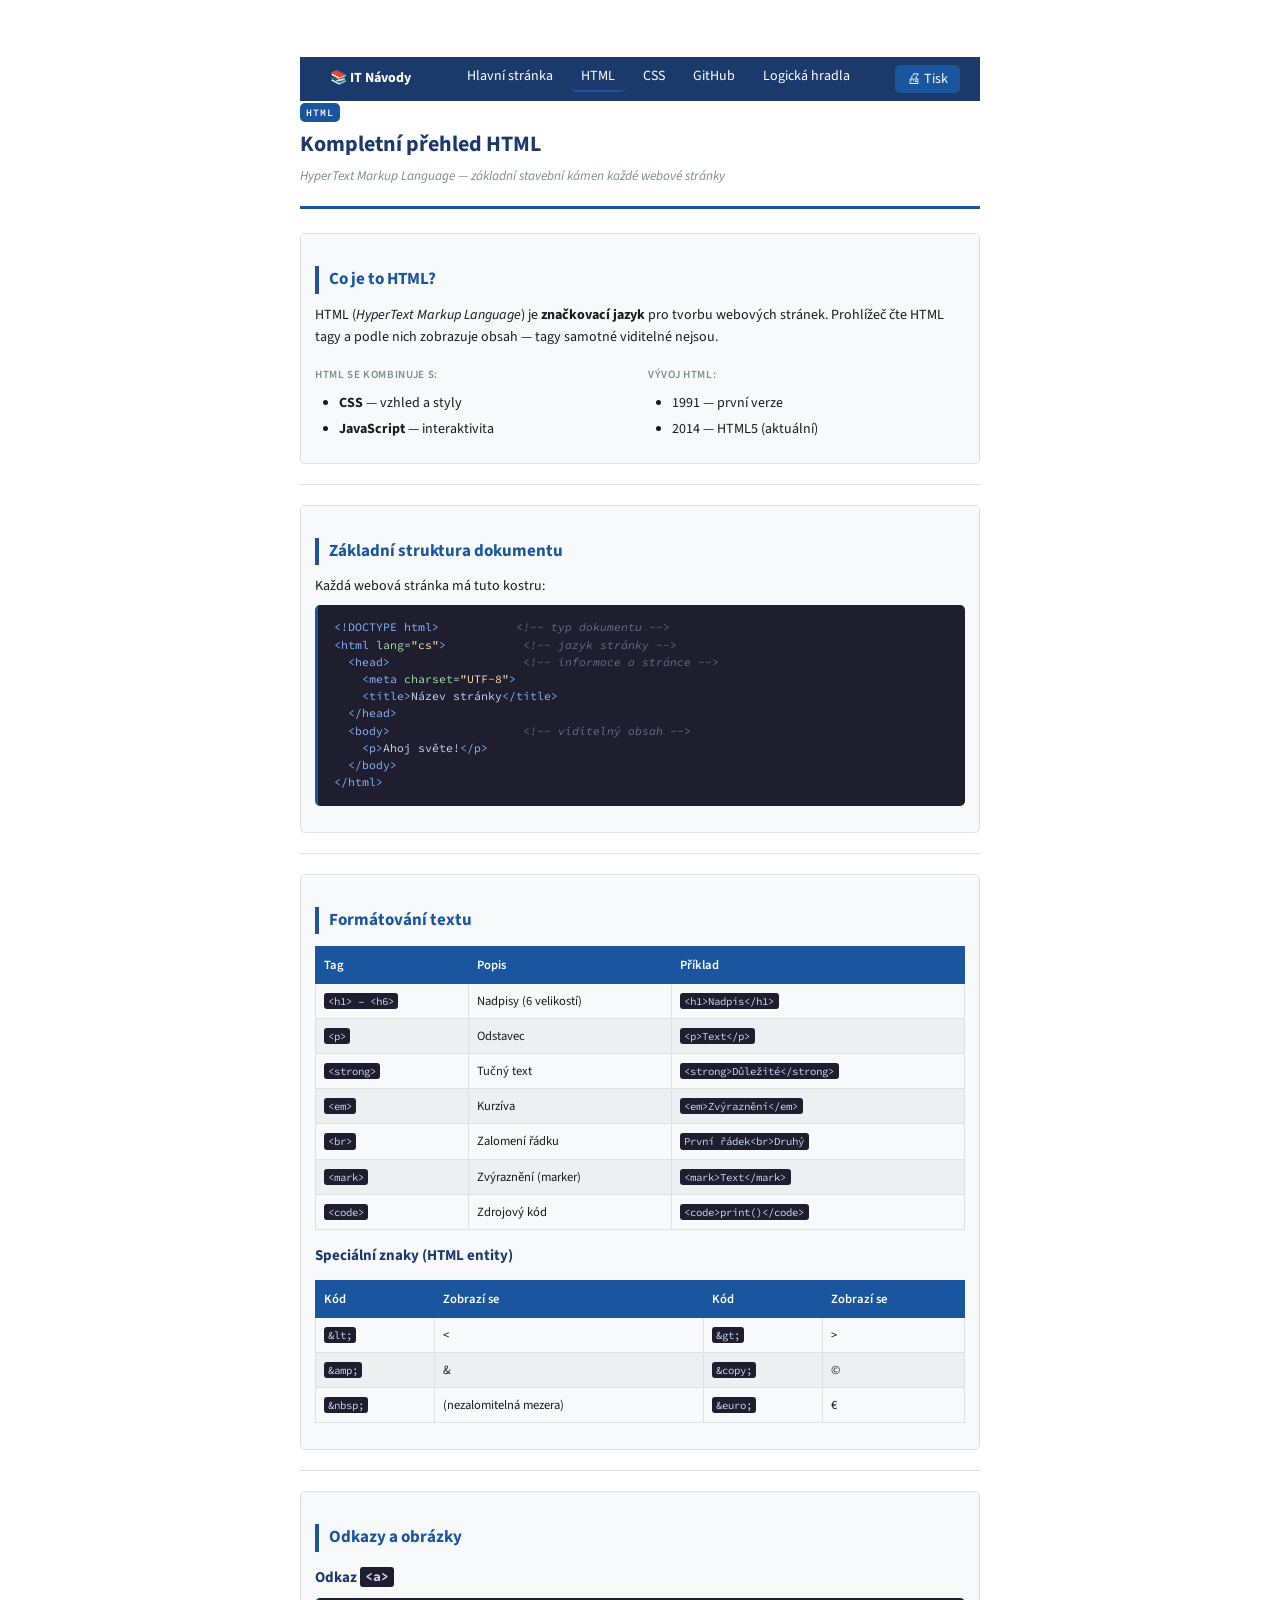
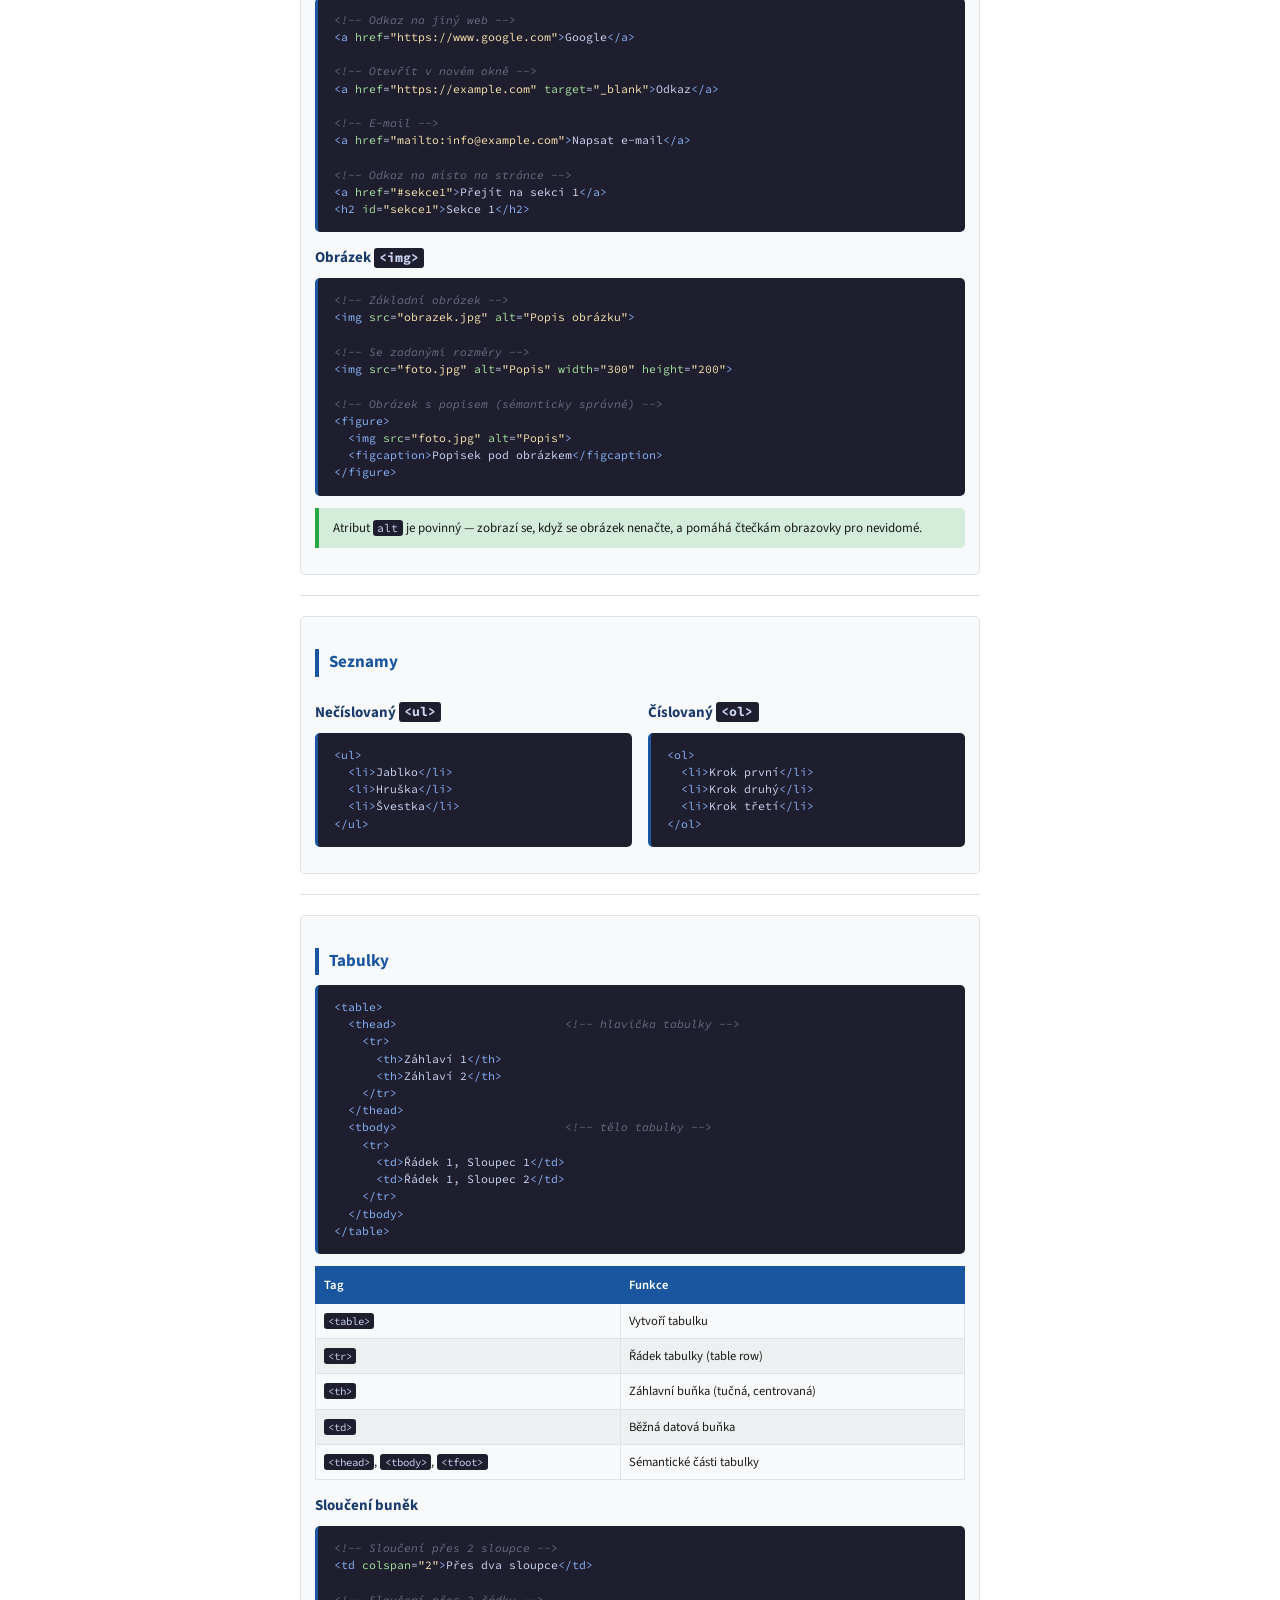
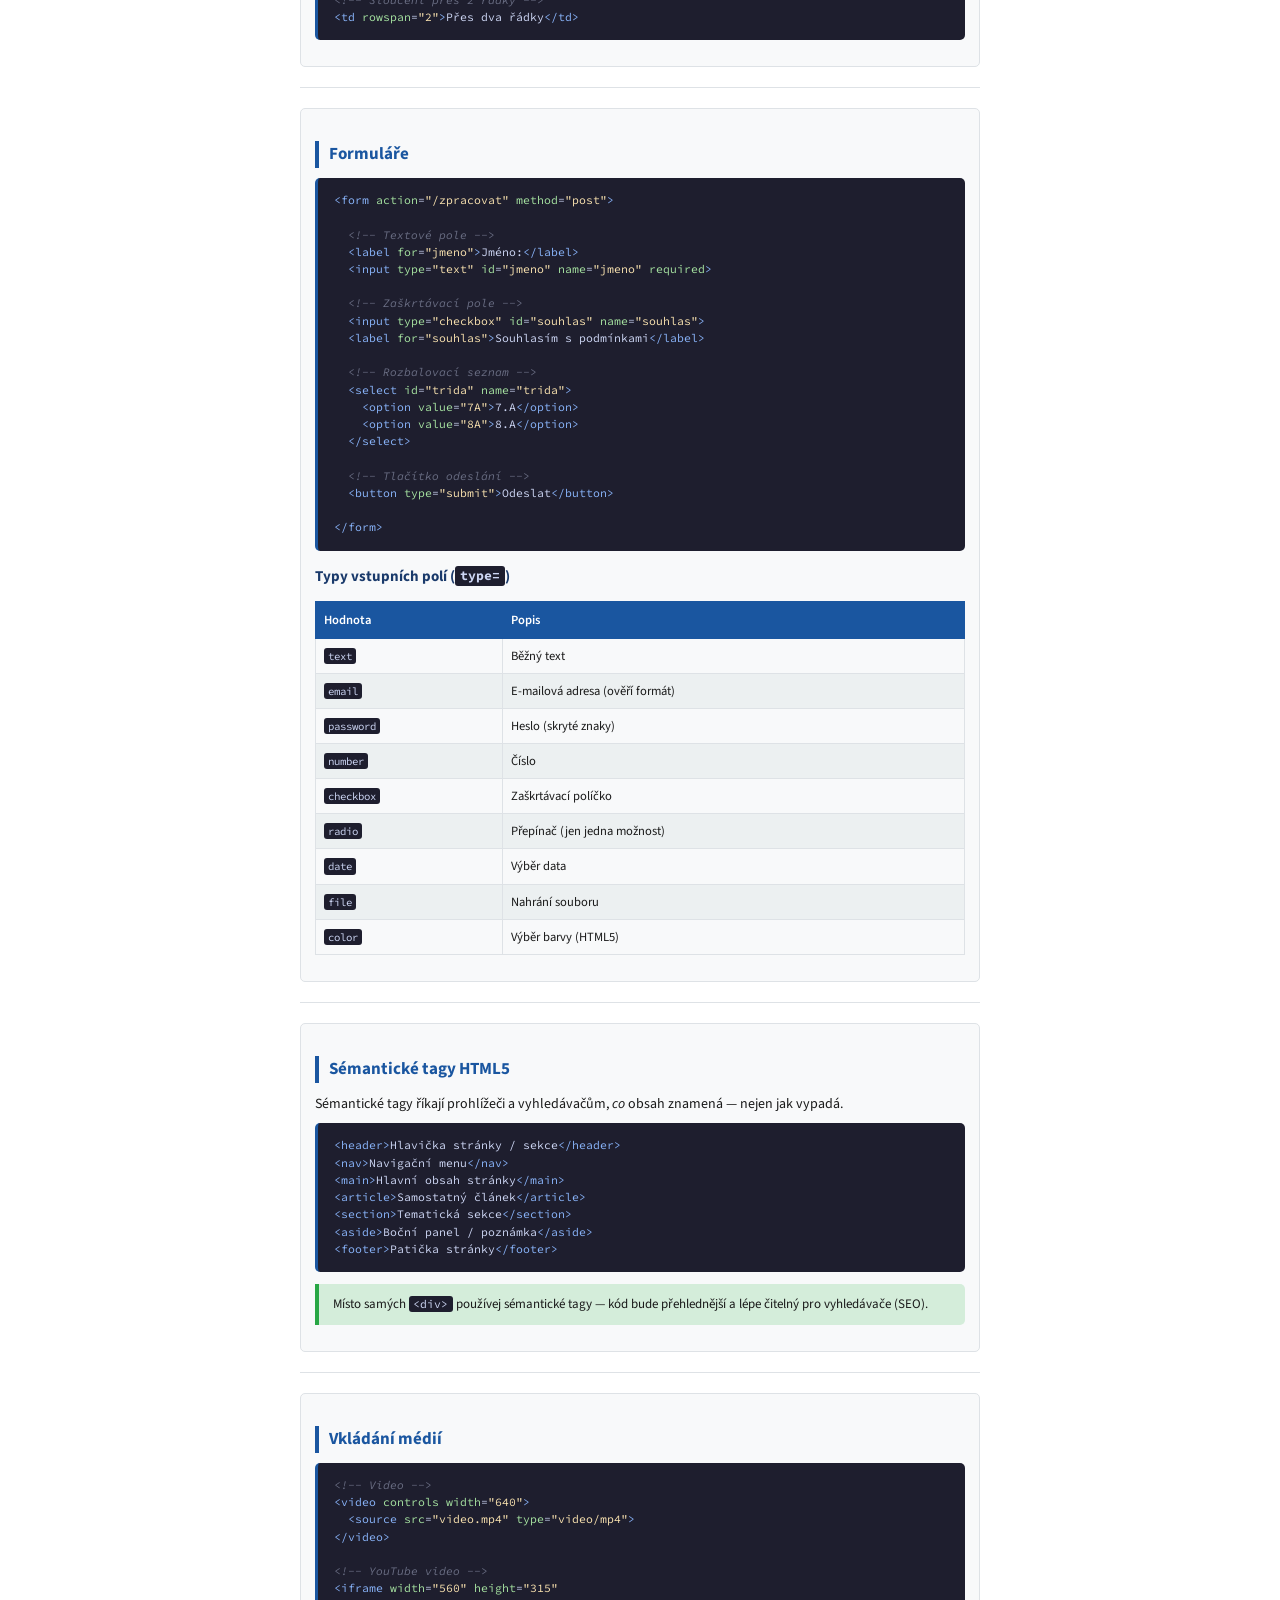
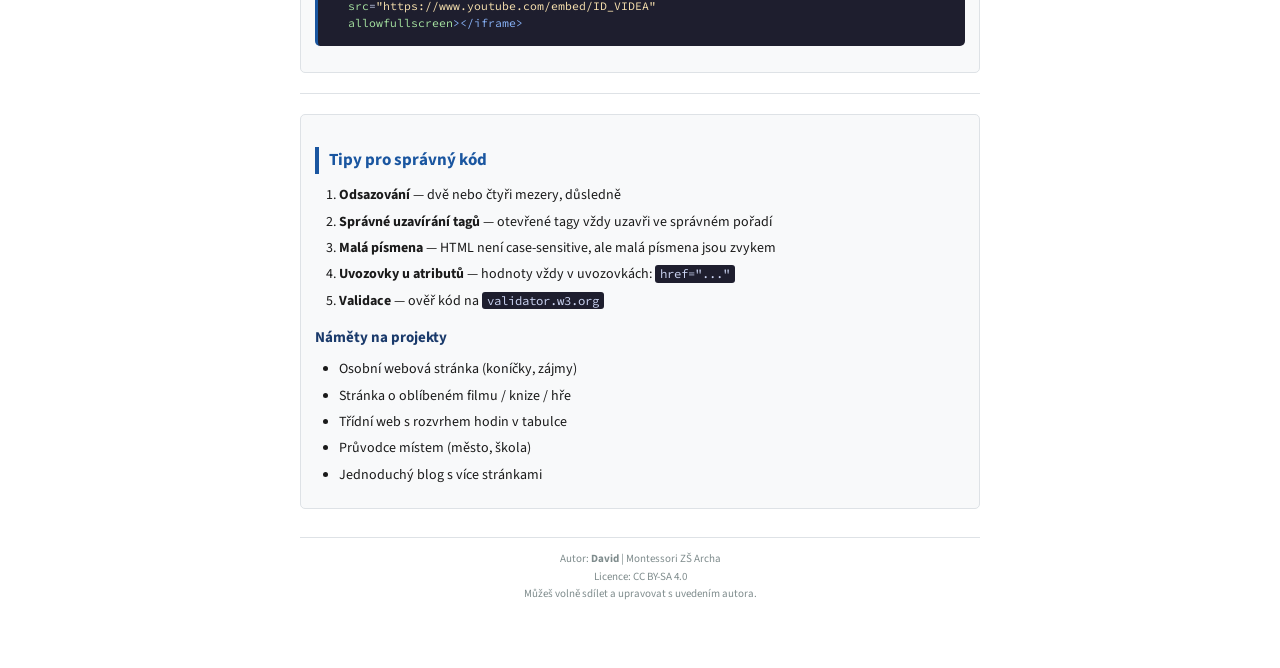
<file: html.html>
<!DOCTYPE html>
<html lang="cs">
<head>
  <meta charset="UTF-8">
  <meta name="viewport" content="width=device-width, initial-scale=1.0">
  <title>HTML — Kompletní přehled</title>
  <link rel="icon" type="image/x-icon" href="favicon.ico">
  <link rel="stylesheet" href="navody-print.css">
</head>
<body class="theme-html">

<nav class="site-nav no-print">
  <a class="nav-logo" href="index.html">📚 IT Návody</a>
  <input type="checkbox" id="nav-toggle" class="nav-toggle">
  <label for="nav-toggle" class="nav-hamburger">&#9776;</label>
  <ul>
    <li><a href="index.html">Hlavní stránka</a></li>
    <li><a href="html.html" class="active">HTML</a></li>
    <li><a href="css.html">CSS</a></li>
    <li><a href="github.html">GitHub</a></li>
    <li><a href="logicka_hradla.html">Logická hradla</a></li>
  </ul>
  <button class="btn-print" onclick="window.print()">🖨 Tisk</button>
</nav>

<header class="doc-header">
  <span class="badge">HTML</span>
  <h1>Kompletní přehled HTML</h1>
  <p class="subtitle">HyperText Markup Language — základní stavební kámen každé webové stránky</p>
</header>

<!-- ====================================================
     CO JE HTML
     ==================================================== -->
<section class="section">
  <h2>Co je to HTML?</h2>
  <p>HTML (<em>HyperText Markup Language</em>) je <strong>značkovací jazyk</strong> pro tvorbu webových stránek. Prohlížeč čte HTML tagy a podle nich zobrazuje obsah — tagy samotné viditelné nejsou.</p>

  <div class="two-col">
    <div>
      <h4>HTML se kombinuje s:</h4>
      <ul>
        <li><strong>CSS</strong> — vzhled a styly</li>
        <li><strong>JavaScript</strong> — interaktivita</li>
      </ul>
    </div>
    <div>
      <h4>Vývoj HTML:</h4>
      <ul>
        <li>1991 — první verze</li>
        <li>2014 — HTML5 (aktuální)</li>
      </ul>
    </div>
  </div>
</section>

<hr class="section-divider">

<!-- ====================================================
     ZÁKLADNÍ STRUKTURA
     ==================================================== -->
<section class="section">
  <h2>Základní struktura dokumentu</h2>
  <p>Každá webová stránka má tuto kostru:</p>

<pre><span class="hl-tag">&lt;!DOCTYPE html&gt;</span>           <span class="hl-cmt">&lt;!-- typ dokumentu --&gt;</span>
<span class="hl-tag">&lt;html</span> <span class="hl-attr">lang</span>=<span class="hl-val">"cs"</span><span class="hl-tag">&gt;</span>           <span class="hl-cmt">&lt;!-- jazyk stránky --&gt;</span>
  <span class="hl-tag">&lt;head&gt;</span>                   <span class="hl-cmt">&lt;!-- informace o stránce --&gt;</span>
    <span class="hl-tag">&lt;meta</span> <span class="hl-attr">charset</span>=<span class="hl-val">"UTF-8"</span><span class="hl-tag">&gt;</span>
    <span class="hl-tag">&lt;title&gt;</span>Název stránky<span class="hl-tag">&lt;/title&gt;</span>
  <span class="hl-tag">&lt;/head&gt;</span>
  <span class="hl-tag">&lt;body&gt;</span>                   <span class="hl-cmt">&lt;!-- viditelný obsah --&gt;</span>
    <span class="hl-tag">&lt;p&gt;</span>Ahoj světe!<span class="hl-tag">&lt;/p&gt;</span>
  <span class="hl-tag">&lt;/body&gt;</span>
<span class="hl-tag">&lt;/html&gt;</span></pre>
</section>

<hr class="section-divider">

<!-- ====================================================
     TEXT
     ==================================================== -->
<section class="section">
  <h2>Formátování textu</h2>

  <table>
    <thead>
      <tr><th>Tag</th><th>Popis</th><th>Příklad</th></tr>
    </thead>
    <tbody>
      <tr><td><code>&lt;h1&gt; – &lt;h6&gt;</code></td><td>Nadpisy (6 velikostí)</td><td><code>&lt;h1&gt;Nadpis&lt;/h1&gt;</code></td></tr>
      <tr><td><code>&lt;p&gt;</code></td><td>Odstavec</td><td><code>&lt;p&gt;Text&lt;/p&gt;</code></td></tr>
      <tr><td><code>&lt;strong&gt;</code></td><td>Tučný text</td><td><code>&lt;strong&gt;Důležité&lt;/strong&gt;</code></td></tr>
      <tr><td><code>&lt;em&gt;</code></td><td>Kurzíva</td><td><code>&lt;em&gt;Zvýraznění&lt;/em&gt;</code></td></tr>
      <tr><td><code>&lt;br&gt;</code></td><td>Zalomení řádku</td><td><code>První řádek&lt;br&gt;Druhý</code></td></tr>
      <tr><td><code>&lt;mark&gt;</code></td><td>Zvýraznění (marker)</td><td><code>&lt;mark&gt;Text&lt;/mark&gt;</code></td></tr>
      <tr><td><code>&lt;code&gt;</code></td><td>Zdrojový kód</td><td><code>&lt;code&gt;print()&lt;/code&gt;</code></td></tr>
    </tbody>
  </table>

  <h3>Speciální znaky (HTML entity)</h3>
  <table>
    <thead><tr><th>Kód</th><th>Zobrazí se</th><th>Kód</th><th>Zobrazí se</th></tr></thead>
    <tbody>
      <tr><td><code>&amp;lt;</code></td><td>&lt;</td><td><code>&amp;gt;</code></td><td>&gt;</td></tr>
      <tr><td><code>&amp;amp;</code></td><td>&amp;</td><td><code>&amp;copy;</code></td><td>©</td></tr>
      <tr><td><code>&amp;nbsp;</code></td><td>(nezalomitelná mezera)</td><td><code>&amp;euro;</code></td><td>€</td></tr>
    </tbody>
  </table>
</section>

<hr class="section-divider">

<!-- ====================================================
     ODKAZY A OBRÁZKY
     ==================================================== -->
<section class="section">
  <h2>Odkazy a obrázky</h2>

  <h3>Odkaz <code>&lt;a&gt;</code></h3>
<pre><span class="hl-cmt">&lt;!-- Odkaz na jiný web --&gt;</span>
<span class="hl-tag">&lt;a</span> <span class="hl-attr">href</span>=<span class="hl-val">"https://www.google.com"</span><span class="hl-tag">&gt;</span>Google<span class="hl-tag">&lt;/a&gt;</span>

<span class="hl-cmt">&lt;!-- Otevřít v novém okně --&gt;</span>
<span class="hl-tag">&lt;a</span> <span class="hl-attr">href</span>=<span class="hl-val">"https://example.com"</span> <span class="hl-attr">target</span>=<span class="hl-val">"_blank"</span><span class="hl-tag">&gt;</span>Odkaz<span class="hl-tag">&lt;/a&gt;</span>

<span class="hl-cmt">&lt;!-- E-mail --&gt;</span>
<span class="hl-tag">&lt;a</span> <span class="hl-attr">href</span>=<span class="hl-val">"mailto:info@example.com"</span><span class="hl-tag">&gt;</span>Napsat e-mail<span class="hl-tag">&lt;/a&gt;</span>

<span class="hl-cmt">&lt;!-- Odkaz na místo na stránce --&gt;</span>
<span class="hl-tag">&lt;a</span> <span class="hl-attr">href</span>=<span class="hl-val">"#sekce1"</span><span class="hl-tag">&gt;</span>Přejít na sekci 1<span class="hl-tag">&lt;/a&gt;</span>
<span class="hl-tag">&lt;h2</span> <span class="hl-attr">id</span>=<span class="hl-val">"sekce1"</span><span class="hl-tag">&gt;</span>Sekce 1<span class="hl-tag">&lt;/h2&gt;</span></pre>

  <h3>Obrázek <code>&lt;img&gt;</code></h3>
<pre><span class="hl-cmt">&lt;!-- Základní obrázek --&gt;</span>
<span class="hl-tag">&lt;img</span> <span class="hl-attr">src</span>=<span class="hl-val">"obrazek.jpg"</span> <span class="hl-attr">alt</span>=<span class="hl-val">"Popis obrázku"</span><span class="hl-tag">&gt;</span>

<span class="hl-cmt">&lt;!-- Se zadanými rozměry --&gt;</span>
<span class="hl-tag">&lt;img</span> <span class="hl-attr">src</span>=<span class="hl-val">"foto.jpg"</span> <span class="hl-attr">alt</span>=<span class="hl-val">"Popis"</span> <span class="hl-attr">width</span>=<span class="hl-val">"300"</span> <span class="hl-attr">height</span>=<span class="hl-val">"200"</span><span class="hl-tag">&gt;</span>

<span class="hl-cmt">&lt;!-- Obrázek s popisem (sémanticky správně) --&gt;</span>
<span class="hl-tag">&lt;figure&gt;</span>
  <span class="hl-tag">&lt;img</span> <span class="hl-attr">src</span>=<span class="hl-val">"foto.jpg"</span> <span class="hl-attr">alt</span>=<span class="hl-val">"Popis"</span><span class="hl-tag">&gt;</span>
  <span class="hl-tag">&lt;figcaption&gt;</span>Popisek pod obrázkem<span class="hl-tag">&lt;/figcaption&gt;</span>
<span class="hl-tag">&lt;/figure&gt;</span></pre>

  <div class="tip">Atribut <code>alt</code> je povinný — zobrazí se, když se obrázek nenačte, a pomáhá čtečkám obrazovky pro nevidomé.</div>
</section>

<hr class="section-divider">

<!-- ====================================================
     SEZNAMY
     ==================================================== -->
<section class="section">
  <h2>Seznamy</h2>

  <div class="two-col">
    <div>
      <h3>Nečíslovaný <code>&lt;ul&gt;</code></h3>
<pre><span class="hl-tag">&lt;ul&gt;</span>
  <span class="hl-tag">&lt;li&gt;</span>Jablko<span class="hl-tag">&lt;/li&gt;</span>
  <span class="hl-tag">&lt;li&gt;</span>Hruška<span class="hl-tag">&lt;/li&gt;</span>
  <span class="hl-tag">&lt;li&gt;</span>Švestka<span class="hl-tag">&lt;/li&gt;</span>
<span class="hl-tag">&lt;/ul&gt;</span></pre>
    </div>
    <div>
      <h3>Číslovaný <code>&lt;ol&gt;</code></h3>
<pre><span class="hl-tag">&lt;ol&gt;</span>
  <span class="hl-tag">&lt;li&gt;</span>Krok první<span class="hl-tag">&lt;/li&gt;</span>
  <span class="hl-tag">&lt;li&gt;</span>Krok druhý<span class="hl-tag">&lt;/li&gt;</span>
  <span class="hl-tag">&lt;li&gt;</span>Krok třetí<span class="hl-tag">&lt;/li&gt;</span>
<span class="hl-tag">&lt;/ol&gt;</span></pre>
    </div>
  </div>
</section>

<hr class="section-divider">

<!-- ====================================================
     TABULKY
     ==================================================== -->
<section class="section">
  <h2>Tabulky</h2>

<pre><span class="hl-tag">&lt;table&gt;</span>
  <span class="hl-tag">&lt;thead&gt;</span>                        <span class="hl-cmt">&lt;!-- hlavička tabulky --&gt;</span>
    <span class="hl-tag">&lt;tr&gt;</span>
      <span class="hl-tag">&lt;th&gt;</span>Záhlaví 1<span class="hl-tag">&lt;/th&gt;</span>
      <span class="hl-tag">&lt;th&gt;</span>Záhlaví 2<span class="hl-tag">&lt;/th&gt;</span>
    <span class="hl-tag">&lt;/tr&gt;</span>
  <span class="hl-tag">&lt;/thead&gt;</span>
  <span class="hl-tag">&lt;tbody&gt;</span>                        <span class="hl-cmt">&lt;!-- tělo tabulky --&gt;</span>
    <span class="hl-tag">&lt;tr&gt;</span>
      <span class="hl-tag">&lt;td&gt;</span>Řádek 1, Sloupec 1<span class="hl-tag">&lt;/td&gt;</span>
      <span class="hl-tag">&lt;td&gt;</span>Řádek 1, Sloupec 2<span class="hl-tag">&lt;/td&gt;</span>
    <span class="hl-tag">&lt;/tr&gt;</span>
  <span class="hl-tag">&lt;/tbody&gt;</span>
<span class="hl-tag">&lt;/table&gt;</span></pre>

  <table>
    <thead><tr><th>Tag</th><th>Funkce</th></tr></thead>
    <tbody>
      <tr><td><code>&lt;table&gt;</code></td><td>Vytvoří tabulku</td></tr>
      <tr><td><code>&lt;tr&gt;</code></td><td>Řádek tabulky (table row)</td></tr>
      <tr><td><code>&lt;th&gt;</code></td><td>Záhlavní buňka (tučná, centrovaná)</td></tr>
      <tr><td><code>&lt;td&gt;</code></td><td>Běžná datová buňka</td></tr>
      <tr><td><code>&lt;thead&gt;</code>, <code>&lt;tbody&gt;</code>, <code>&lt;tfoot&gt;</code></td><td>Sémantické části tabulky</td></tr>
    </tbody>
  </table>

  <h3>Sloučení buněk</h3>
<pre><span class="hl-cmt">&lt;!-- Sloučení přes 2 sloupce --&gt;</span>
<span class="hl-tag">&lt;td</span> <span class="hl-attr">colspan</span>=<span class="hl-val">"2"</span><span class="hl-tag">&gt;</span>Přes dva sloupce<span class="hl-tag">&lt;/td&gt;</span>

<span class="hl-cmt">&lt;!-- Sloučení přes 2 řádky --&gt;</span>
<span class="hl-tag">&lt;td</span> <span class="hl-attr">rowspan</span>=<span class="hl-val">"2"</span><span class="hl-tag">&gt;</span>Přes dva řádky<span class="hl-tag">&lt;/td&gt;</span></pre>
</section>

<hr class="section-divider">

<!-- ====================================================
     FORMULÁŘE
     ==================================================== -->
<section class="section">
  <h2>Formuláře</h2>

<pre><span class="hl-tag">&lt;form</span> <span class="hl-attr">action</span>=<span class="hl-val">"/zpracovat"</span> <span class="hl-attr">method</span>=<span class="hl-val">"post"</span><span class="hl-tag">&gt;</span>

  <span class="hl-cmt">&lt;!-- Textové pole --&gt;</span>
  <span class="hl-tag">&lt;label</span> <span class="hl-attr">for</span>=<span class="hl-val">"jmeno"</span><span class="hl-tag">&gt;</span>Jméno:<span class="hl-tag">&lt;/label&gt;</span>
  <span class="hl-tag">&lt;input</span> <span class="hl-attr">type</span>=<span class="hl-val">"text"</span> <span class="hl-attr">id</span>=<span class="hl-val">"jmeno"</span> <span class="hl-attr">name</span>=<span class="hl-val">"jmeno"</span> <span class="hl-attr">required</span><span class="hl-tag">&gt;</span>

  <span class="hl-cmt">&lt;!-- Zaškrtávací pole --&gt;</span>
  <span class="hl-tag">&lt;input</span> <span class="hl-attr">type</span>=<span class="hl-val">"checkbox"</span> <span class="hl-attr">id</span>=<span class="hl-val">"souhlas"</span> <span class="hl-attr">name</span>=<span class="hl-val">"souhlas"</span><span class="hl-tag">&gt;</span>
  <span class="hl-tag">&lt;label</span> <span class="hl-attr">for</span>=<span class="hl-val">"souhlas"</span><span class="hl-tag">&gt;</span>Souhlasím s podmínkami<span class="hl-tag">&lt;/label&gt;</span>

  <span class="hl-cmt">&lt;!-- Rozbalovací seznam --&gt;</span>
  <span class="hl-tag">&lt;select</span> <span class="hl-attr">id</span>=<span class="hl-val">"trida"</span> <span class="hl-attr">name</span>=<span class="hl-val">"trida"</span><span class="hl-tag">&gt;</span>
    <span class="hl-tag">&lt;option</span> <span class="hl-attr">value</span>=<span class="hl-val">"7A"</span><span class="hl-tag">&gt;</span>7.A<span class="hl-tag">&lt;/option&gt;</span>
    <span class="hl-tag">&lt;option</span> <span class="hl-attr">value</span>=<span class="hl-val">"8A"</span><span class="hl-tag">&gt;</span>8.A<span class="hl-tag">&lt;/option&gt;</span>
  <span class="hl-tag">&lt;/select&gt;</span>

  <span class="hl-cmt">&lt;!-- Tlačítko odeslání --&gt;</span>
  <span class="hl-tag">&lt;button</span> <span class="hl-attr">type</span>=<span class="hl-val">"submit"</span><span class="hl-tag">&gt;</span>Odeslat<span class="hl-tag">&lt;/button&gt;</span>

<span class="hl-tag">&lt;/form&gt;</span></pre>

  <h3>Typy vstupních polí (<code>type=</code>)</h3>
  <table>
    <thead><tr><th>Hodnota</th><th>Popis</th></tr></thead>
    <tbody>
      <tr><td><code>text</code></td><td>Běžný text</td></tr>
      <tr><td><code>email</code></td><td>E-mailová adresa (ověří formát)</td></tr>
      <tr><td><code>password</code></td><td>Heslo (skryté znaky)</td></tr>
      <tr><td><code>number</code></td><td>Číslo</td></tr>
      <tr><td><code>checkbox</code></td><td>Zaškrtávací políčko</td></tr>
      <tr><td><code>radio</code></td><td>Přepínač (jen jedna možnost)</td></tr>
      <tr><td><code>date</code></td><td>Výběr data</td></tr>
      <tr><td><code>file</code></td><td>Nahrání souboru</td></tr>
      <tr><td><code>color</code></td><td>Výběr barvy (HTML5)</td></tr>
    </tbody>
  </table>
</section>

<hr class="section-divider">

<!-- ====================================================
     SÉMANTICKÉ TAGY
     ==================================================== -->
<section class="section">
  <h2>Sémantické tagy HTML5</h2>
  <p>Sémantické tagy říkají prohlížeči a vyhledávačům, <em>co</em> obsah znamená — nejen jak vypadá.</p>

<pre><span class="hl-tag">&lt;header&gt;</span>Hlavička stránky / sekce<span class="hl-tag">&lt;/header&gt;</span>
<span class="hl-tag">&lt;nav&gt;</span>Navigační menu<span class="hl-tag">&lt;/nav&gt;</span>
<span class="hl-tag">&lt;main&gt;</span>Hlavní obsah stránky<span class="hl-tag">&lt;/main&gt;</span>
<span class="hl-tag">&lt;article&gt;</span>Samostatný článek<span class="hl-tag">&lt;/article&gt;</span>
<span class="hl-tag">&lt;section&gt;</span>Tematická sekce<span class="hl-tag">&lt;/section&gt;</span>
<span class="hl-tag">&lt;aside&gt;</span>Boční panel / poznámka<span class="hl-tag">&lt;/aside&gt;</span>
<span class="hl-tag">&lt;footer&gt;</span>Patička stránky<span class="hl-tag">&lt;/footer&gt;</span></pre>

  <div class="tip">Místo samých <code>&lt;div&gt;</code> používej sémantické tagy — kód bude přehlednější a lépe čitelný pro vyhledávače (SEO).</div>
</section>

<hr class="section-divider">

<!-- ====================================================
     MULTIMÉDIA
     ==================================================== -->
<section class="section">
  <h2>Vkládání médií</h2>

<pre><span class="hl-cmt">&lt;!-- Video --&gt;</span>
<span class="hl-tag">&lt;video</span> <span class="hl-attr">controls</span> <span class="hl-attr">width</span>=<span class="hl-val">"640"</span><span class="hl-tag">&gt;</span>
  <span class="hl-tag">&lt;source</span> <span class="hl-attr">src</span>=<span class="hl-val">"video.mp4"</span> <span class="hl-attr">type</span>=<span class="hl-val">"video/mp4"</span><span class="hl-tag">&gt;</span>
<span class="hl-tag">&lt;/video&gt;</span>

<span class="hl-cmt">&lt;!-- YouTube video --&gt;</span>
<span class="hl-tag">&lt;iframe</span> <span class="hl-attr">width</span>=<span class="hl-val">"560"</span> <span class="hl-attr">height</span>=<span class="hl-val">"315"</span>
  <span class="hl-attr">src</span>=<span class="hl-val">"https://www.youtube.com/embed/ID_VIDEA"</span>
  <span class="hl-attr">allowfullscreen</span><span class="hl-tag">&gt;&lt;/iframe&gt;</span></pre>
</section>

<hr class="section-divider">

<!-- ====================================================
     TIPY
     ==================================================== -->
<section class="section">
  <h2>Tipy pro správný kód</h2>
  <ol>
    <li><strong>Odsazování</strong> — dvě nebo čtyři mezery, důsledně</li>
    <li><strong>Správné uzavírání tagů</strong> — otevřené tagy vždy uzavři ve správném pořadí</li>
    <li><strong>Malá písmena</strong> — HTML není case-sensitive, ale malá písmena jsou zvykem</li>
    <li><strong>Uvozovky u atributů</strong> — hodnoty vždy v uvozovkách: <code>href="..."</code></li>
    <li><strong>Validace</strong> — ověř kód na <code>validator.w3.org</code></li>
  </ol>

  <h3>Náměty na projekty</h3>
  <ul>
    <li>Osobní webová stránka (koníčky, zájmy)</li>
    <li>Stránka o oblíbeném filmu / knize / hře</li>
    <li>Třídní web s rozvrhem hodin v tabulce</li>
    <li>Průvodce místem (město, škola)</li>
    <li>Jednoduchý blog s více stránkami</li>
  </ul>
</section>

<footer>
  <p>
    Autor: <strong>David</strong> | Montessori ZŠ Archa<br>
    Licence: <a href="https://creativecommons.org/licenses/by-sa/4.0/deed.cs" target="_blank" rel="noopener">CC BY-SA 4.0</a><br>
    <span class="text-small">Můžeš volně sdílet a upravovat s uvedením autora.</span>
  </p>
</footer>

</body>
</html>
</file>
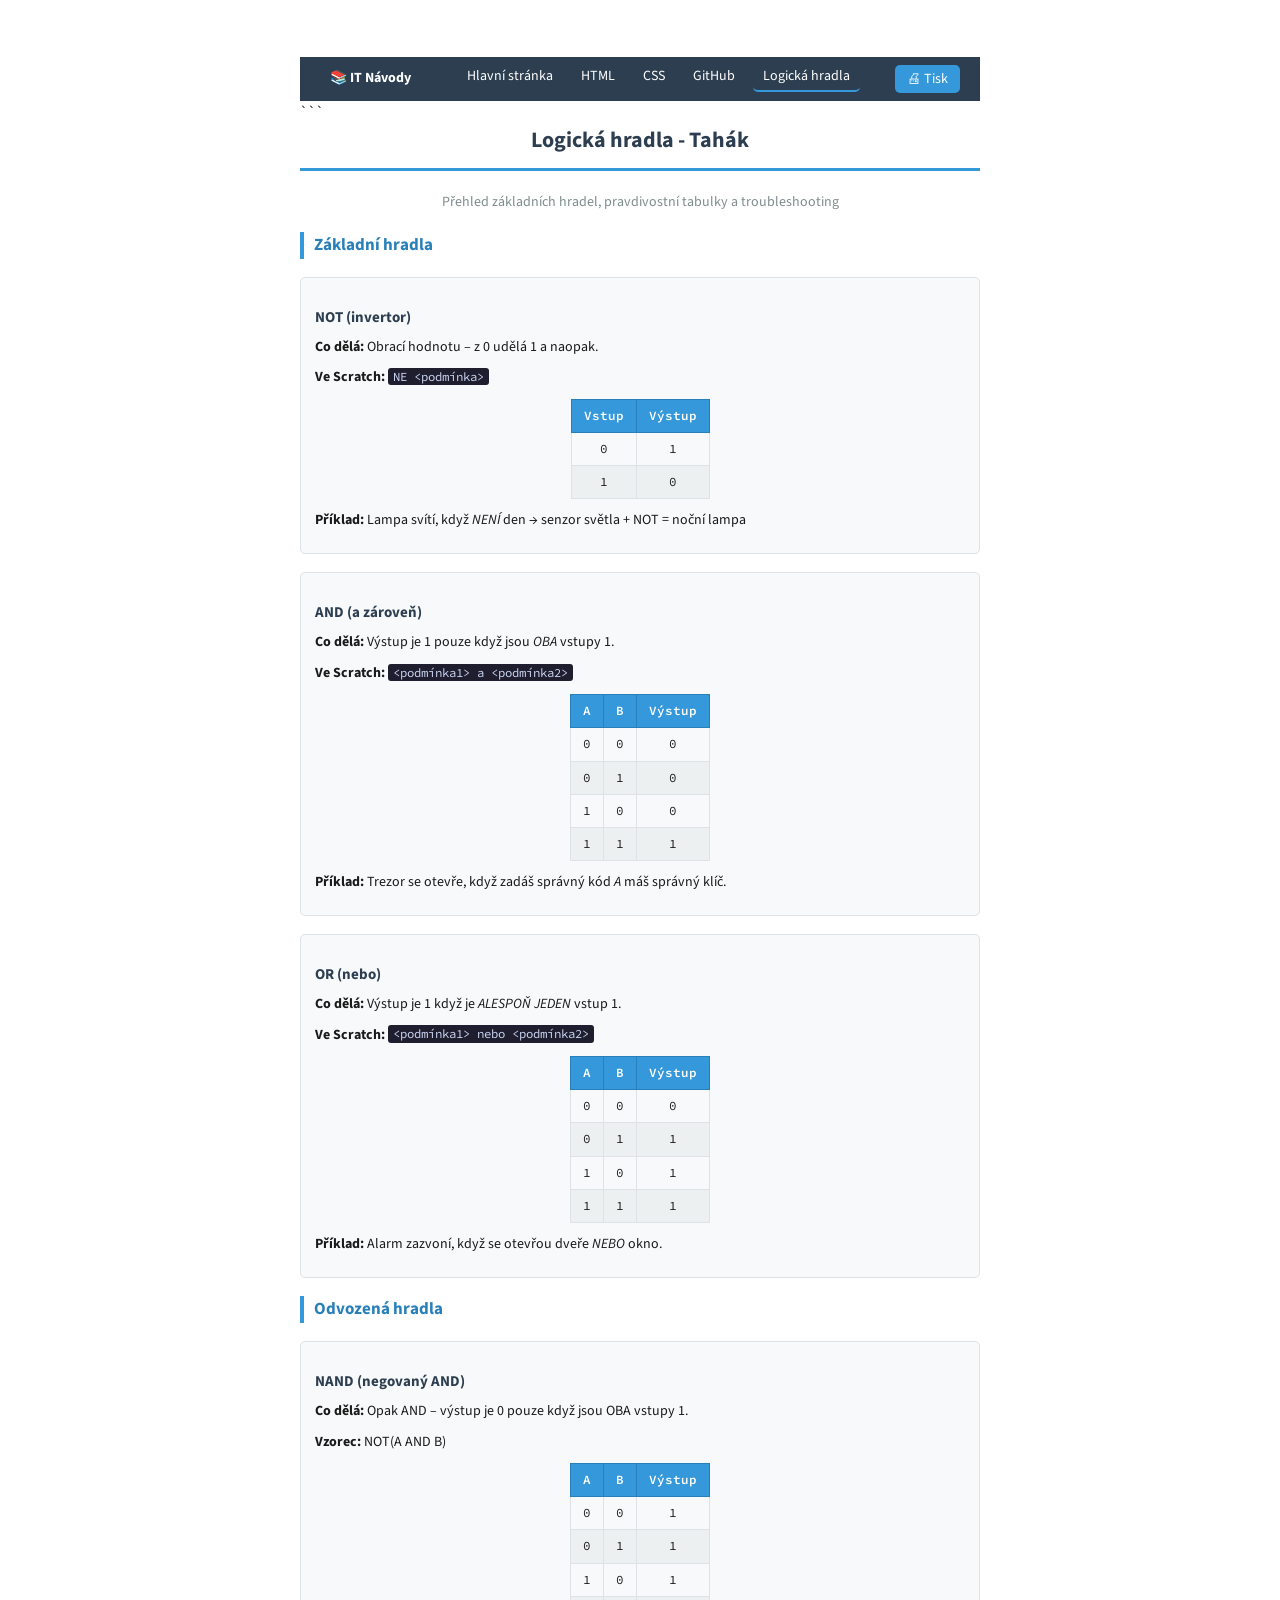
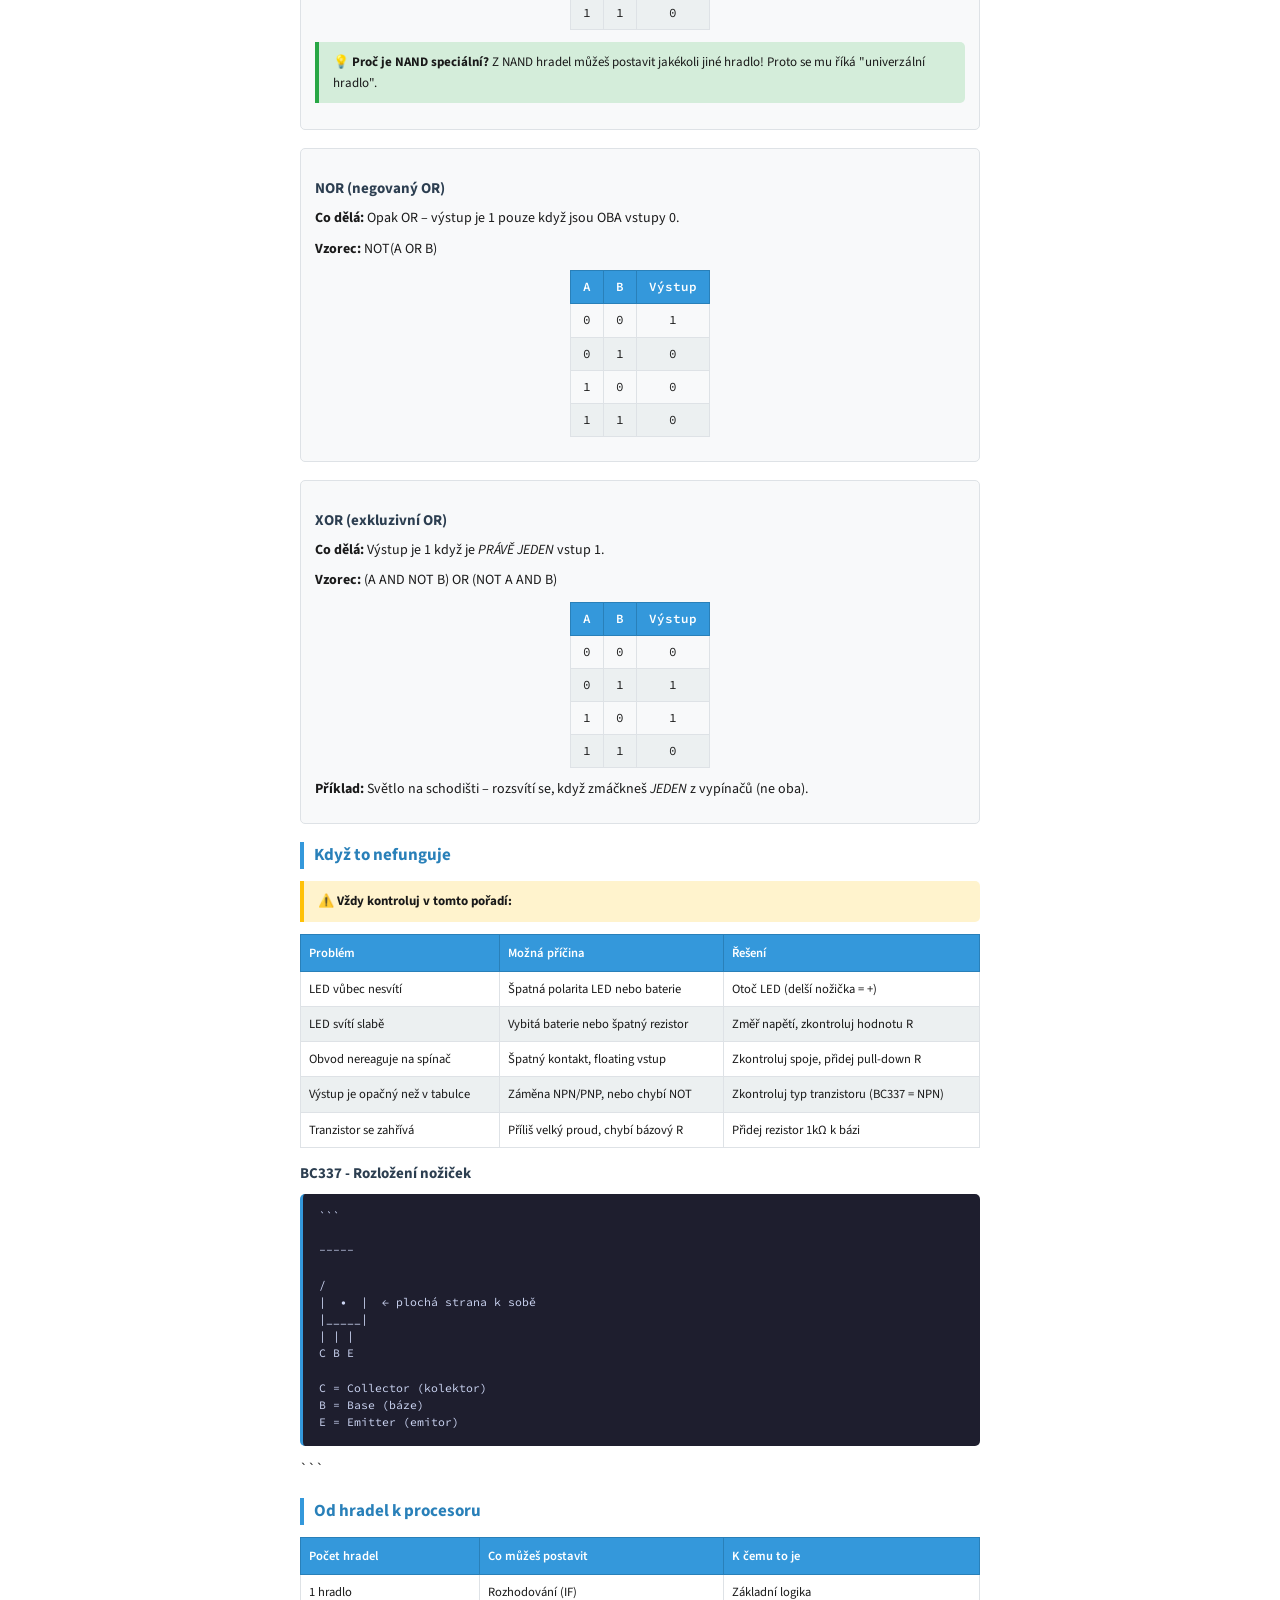
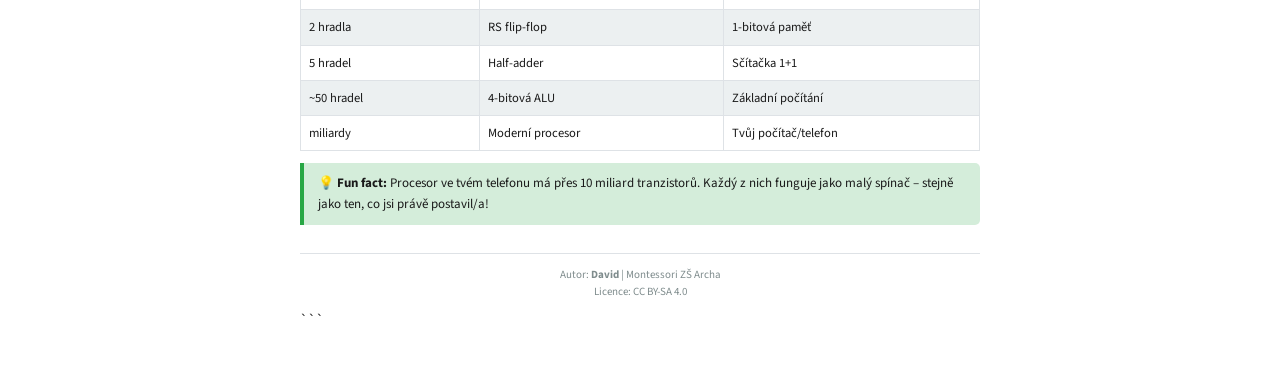
<file: logicka_hradla.html>
<!DOCTYPE html>

<html lang="cs">
<head>
    <meta charset="UTF-8">
    <meta name="viewport" content="width=device-width, initial-scale=1.0">
    <title>Logická hradla - Tahák | IT Návody</title>
  <link rel="icon" type="image/x-icon" href="favicon.ico">
    <link rel="stylesheet" href="navody-print.css">
</head>
<body>

<nav class="site-nav no-print">
  <a class="nav-logo" href="index.html">📚 IT Návody</a>
  <input type="checkbox" id="nav-toggle" class="nav-toggle">
  <label for="nav-toggle" class="nav-hamburger">&#9776;</label>
  <ul>
    <li><a href="index.html">Hlavní stránka</a></li>
    <li><a href="html.html">HTML</a></li>
    <li><a href="css.html">CSS</a></li>
    <li><a href="github.html">GitHub</a></li>
    <li><a href="logicka_hradla.html" class="active">Logická hradla</a></li>
  </ul>
  <button class="btn-print" onclick="window.print()">🖨 Tisk</button>
</nav>

```
<header>
    <h1>Logická hradla - Tahák</h1>
    <p class="text-center text-muted">Přehled základních hradel, pravdivostní tabulky a troubleshooting</p>
</header>

<!-- ===================================
     ZÁKLADNÍ HRADLA
     =================================== -->
<section>
    <h2>Základní hradla</h2>

    <!-- NOT -->
    <div class="section">
        <h3>NOT (invertor)</h3>
        <p><strong>Co dělá:</strong> Obrací hodnotu – z 0 udělá 1 a naopak.</p>
        <p><strong>Ve Scratch:</strong> <code>NE &lt;podmínka&gt;</code></p>
        
        <table class="truth-table">
            <thead>
                <tr><th>Vstup</th><th>Výstup</th></tr>
            </thead>
            <tbody>
                <tr><td>0</td><td>1</td></tr>
                <tr><td>1</td><td>0</td></tr>
            </tbody>
        </table>
        
        <p><strong>Příklad:</strong> Lampa svítí, když <em>NENÍ</em> den → senzor světla + NOT = noční lampa</p>
    </div>

    <!-- AND -->
    <div class="section">
        <h3>AND (a zároveň)</h3>
        <p><strong>Co dělá:</strong> Výstup je 1 pouze když jsou <em>OBA</em> vstupy 1.</p>
        <p><strong>Ve Scratch:</strong> <code>&lt;podmínka1&gt; a &lt;podmínka2&gt;</code></p>
        
        <table class="truth-table">
            <thead>
                <tr><th>A</th><th>B</th><th>Výstup</th></tr>
            </thead>
            <tbody>
                <tr><td>0</td><td>0</td><td>0</td></tr>
                <tr><td>0</td><td>1</td><td>0</td></tr>
                <tr><td>1</td><td>0</td><td>0</td></tr>
                <tr><td>1</td><td>1</td><td>1</td></tr>
            </tbody>
        </table>
        
        <p><strong>Příklad:</strong> Trezor se otevře, když zadáš správný kód <em>A</em> máš správný klíč.</p>
    </div>

    <!-- OR -->
    <div class="section">
        <h3>OR (nebo)</h3>
        <p><strong>Co dělá:</strong> Výstup je 1 když je <em>ALESPOŇ JEDEN</em> vstup 1.</p>
        <p><strong>Ve Scratch:</strong> <code>&lt;podmínka1&gt; nebo &lt;podmínka2&gt;</code></p>
        
        <table class="truth-table">
            <thead>
                <tr><th>A</th><th>B</th><th>Výstup</th></tr>
            </thead>
            <tbody>
                <tr><td>0</td><td>0</td><td>0</td></tr>
                <tr><td>0</td><td>1</td><td>1</td></tr>
                <tr><td>1</td><td>0</td><td>1</td></tr>
                <tr><td>1</td><td>1</td><td>1</td></tr>
            </tbody>
        </table>
        
        <p><strong>Příklad:</strong> Alarm zazvoní, když se otevřou dveře <em>NEBO</em> okno.</p>
    </div>
</section>

<!-- ===================================
     ODVOZENÁ HRADLA
     =================================== -->
<section>
    <h2>Odvozená hradla</h2>

    <!-- NAND -->
    <div class="section">
        <h3>NAND (negovaný AND)</h3>
        <p><strong>Co dělá:</strong> Opak AND – výstup je 0 pouze když jsou OBA vstupy 1.</p>
        <p><strong>Vzorec:</strong> NOT(A AND B)</p>
        
        <table class="truth-table">
            <thead>
                <tr><th>A</th><th>B</th><th>Výstup</th></tr>
            </thead>
            <tbody>
                <tr><td>0</td><td>0</td><td>1</td></tr>
                <tr><td>0</td><td>1</td><td>1</td></tr>
                <tr><td>1</td><td>0</td><td>1</td></tr>
                <tr><td>1</td><td>1</td><td>0</td></tr>
            </tbody>
        </table>
        
        <div class="tip">
            <strong>💡 Proč je NAND speciální?</strong> 
            Z NAND hradel můžeš postavit jakékoli jiné hradlo! Proto se mu říká "univerzální hradlo".
        </div>
    </div>

    <!-- NOR -->
    <div class="section">
        <h3>NOR (negovaný OR)</h3>
        <p><strong>Co dělá:</strong> Opak OR – výstup je 1 pouze když jsou OBA vstupy 0.</p>
        <p><strong>Vzorec:</strong> NOT(A OR B)</p>
        
        <table class="truth-table">
            <thead>
                <tr><th>A</th><th>B</th><th>Výstup</th></tr>
            </thead>
            <tbody>
                <tr><td>0</td><td>0</td><td>1</td></tr>
                <tr><td>0</td><td>1</td><td>0</td></tr>
                <tr><td>1</td><td>0</td><td>0</td></tr>
                <tr><td>1</td><td>1</td><td>0</td></tr>
            </tbody>
        </table>
    </div>

    <!-- XOR -->
    <div class="section">
        <h3>XOR (exkluzivní OR)</h3>
        <p><strong>Co dělá:</strong> Výstup je 1 když je <em>PRÁVĚ JEDEN</em> vstup 1.</p>
        <p><strong>Vzorec:</strong> (A AND NOT B) OR (NOT A AND B)</p>
        
        <table class="truth-table">
            <thead>
                <tr><th>A</th><th>B</th><th>Výstup</th></tr>
            </thead>
            <tbody>
                <tr><td>0</td><td>0</td><td>0</td></tr>
                <tr><td>0</td><td>1</td><td>1</td></tr>
                <tr><td>1</td><td>0</td><td>1</td></tr>
                <tr><td>1</td><td>1</td><td>0</td></tr>
            </tbody>
        </table>
        
        <p><strong>Příklad:</strong> Světlo na schodišti – rozsvítí se, když zmáčkneš <em>JEDEN</em> z vypínačů (ne oba).</p>
    </div>
</section>

<!-- ===================================
     TROUBLESHOOTING
     =================================== -->
<section>
    <h2>Když to nefunguje</h2>
    
    <div class="warning">
        <strong>⚠️ Vždy kontroluj v tomto pořadí:</strong>
    </div>

    <table>
        <thead>
            <tr>
                <th>Problém</th>
                <th>Možná příčina</th>
                <th>Řešení</th>
            </tr>
        </thead>
        <tbody>
            <tr>
                <td>LED vůbec nesvítí</td>
                <td>Špatná polarita LED nebo baterie</td>
                <td>Otoč LED (delší nožička = +)</td>
            </tr>
            <tr>
                <td>LED svítí slabě</td>
                <td>Vybitá baterie nebo špatný rezistor</td>
                <td>Změř napětí, zkontroluj hodnotu R</td>
            </tr>
            <tr>
                <td>Obvod nereaguje na spínač</td>
                <td>Špatný kontakt, floating vstup</td>
                <td>Zkontroluj spoje, přidej pull-down R</td>
            </tr>
            <tr>
                <td>Výstup je opačný než v tabulce</td>
                <td>Záměna NPN/PNP, nebo chybí NOT</td>
                <td>Zkontroluj typ tranzistoru (BC337 = NPN)</td>
            </tr>
            <tr>
                <td>Tranzistor se zahřívá</td>
                <td>Příliš velký proud, chybí bázový R</td>
                <td>Přidej rezistor 1kΩ k bázi</td>
            </tr>
        </tbody>
    </table>

    <h3>BC337 - Rozložení nožiček</h3>
    <pre>
```

-----

/     
|  •  |  ← plochá strana k sobě
|_____|
| | |
C B E

C = Collector (kolektor)
B = Base (báze)  
E = Emitter (emitor)</pre>
</section>

```
<!-- ===================================
     OD HRADEL K PROCESORU
     =================================== -->
<section>
    <h2>Od hradel k procesoru</h2>
    
    <table>
        <thead>
            <tr>
                <th>Počet hradel</th>
                <th>Co můžeš postavit</th>
                <th>K čemu to je</th>
            </tr>
        </thead>
        <tbody>
            <tr>
                <td>1 hradlo</td>
                <td>Rozhodování (IF)</td>
                <td>Základní logika</td>
            </tr>
            <tr>
                <td>2 hradla</td>
                <td>RS flip-flop</td>
                <td>1-bitová paměť</td>
            </tr>
            <tr>
                <td>5 hradel</td>
                <td>Half-adder</td>
                <td>Sčítačka 1+1</td>
            </tr>
            <tr>
                <td>~50 hradel</td>
                <td>4-bitová ALU</td>
                <td>Základní počítání</td>
            </tr>
            <tr>
                <td>miliardy</td>
                <td>Moderní procesor</td>
                <td>Tvůj počítač/telefon</td>
            </tr>
        </tbody>
    </table>

    <div class="tip">
        <strong>💡 Fun fact:</strong> Procesor ve tvém telefonu má přes 10 miliard tranzistorů. 
        Každý z nich funguje jako malý spínač – stejně jako ten, co jsi právě postavil/a!
    </div>
</section>

<!-- ===================================
     PATIČKA
     =================================== -->
<footer>
    <p>
        Autor: <strong>David</strong> | Montessori ZŠ Archa
        <br>
        Licence: <a href="https://creativecommons.org/licenses/by-sa/4.0/deed.cs" target="_blank" rel="noopener">CC BY-SA 4.0</a>
    </p>
</footer>
```

</body>
</html>
</file>
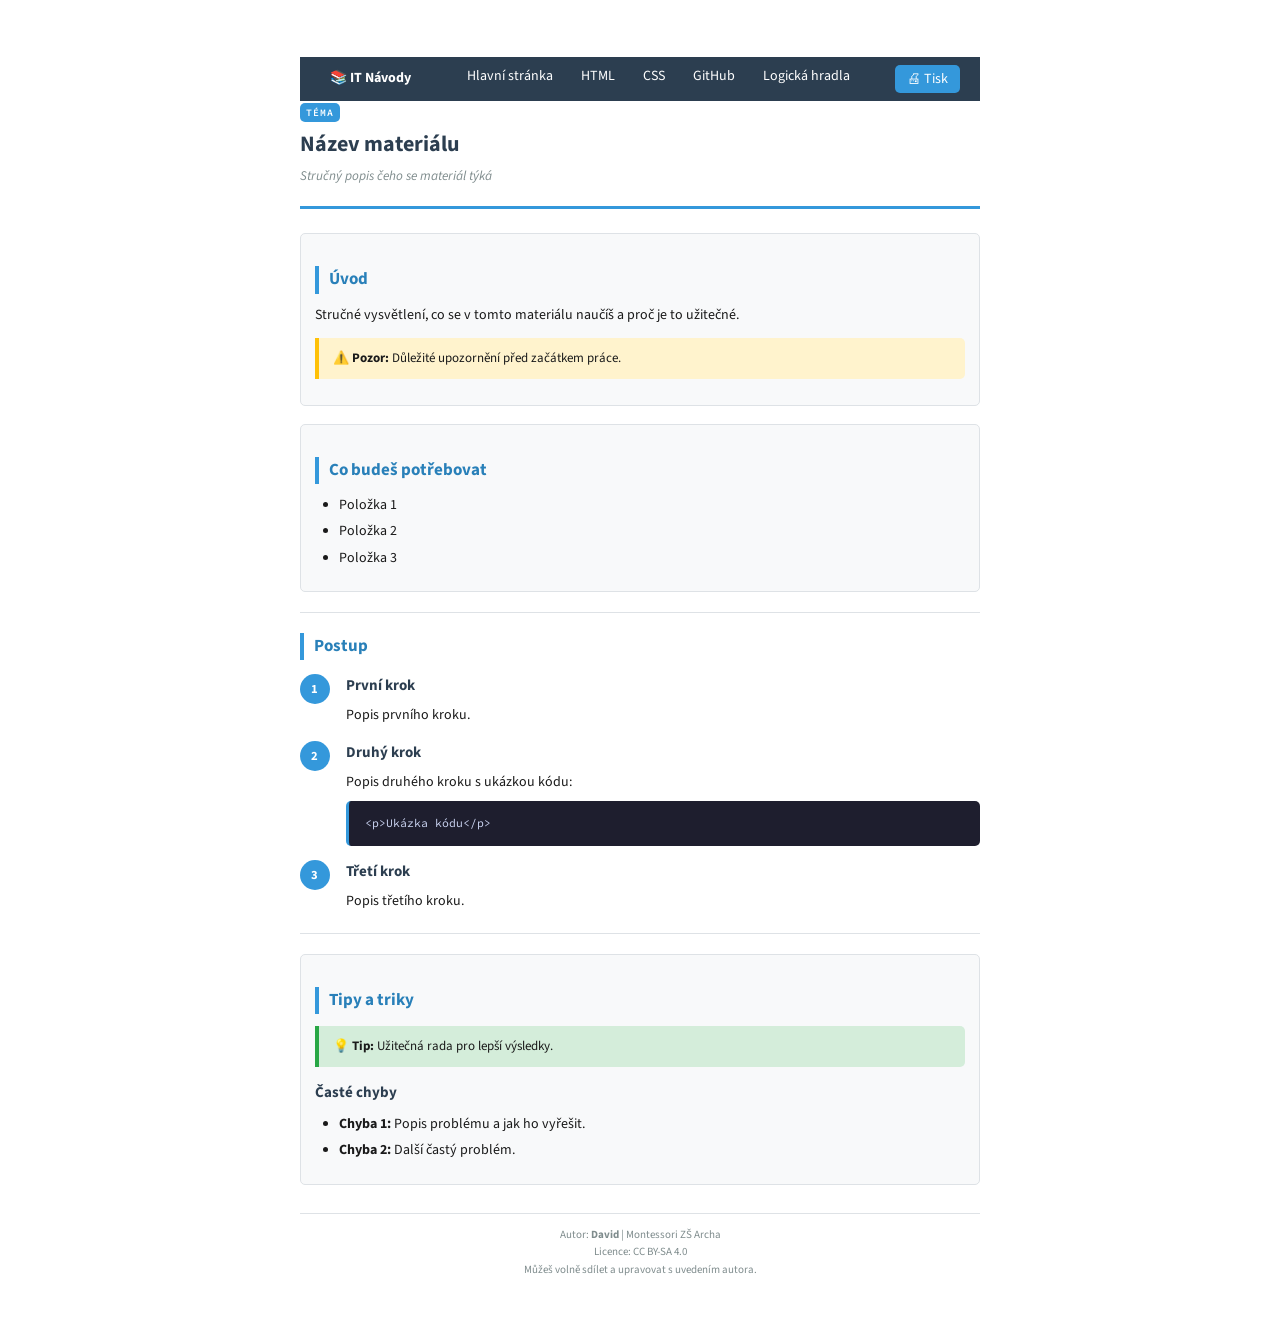
<file: navod-sablona.html>
<!DOCTYPE html>
<!-- ŠABLONA — nezobrazuje se v menu -->
<!--
  ============================================================
  ŠABLONA PRO NOVÝ VÝUKOVÝ MATERIÁL
  ============================================================
  JAK POUŽÍVAT:
  1. Zkopíruj tento soubor, přejmenuj ho (např. python.html)
  2. Uprav <title> a téma v <body class="theme-...">
     Dostupná témata: theme-html | theme-css | theme-github | (bez třídy = výchozí)
  3. Doplň nav-logo a nav položky podle potřeby
  4. Vyplň obsah sekcí, zakomentované bloky odkomentuj dle potřeby
  ============================================================
-->
<html lang="cs">
<head>
  <meta charset="UTF-8">
  <meta name="viewport" content="width=device-width, initial-scale=1.0">
  <!-- UPRAVIT: Název stránky -->
  <title>Název materiálu | IT Návody</title>
  <link rel="icon" type="image/x-icon" href="favicon.ico">
  <link rel="stylesheet" href="navody-print.css">
  <style>
    /* Zde můžeš přidat specifické styly pro tento materiál */
    /* Např. vlastní barva pro sekci: */
    /* .my-section { border-left-color: #27ae60; } */
  </style>
</head>
<!-- UPRAVIT: Přidej třídu tématu podle obsahu materiálu
     theme-html | theme-css | theme-github | (nebo nech bez třídy)  -->
<body>

<!-- šablona — nezobrazuje se v menu -->
<nav class="site-nav no-print">
  <a class="nav-logo" href="index.html">📚 IT Návody</a>
  <input type="checkbox" id="nav-toggle" class="nav-toggle">
  <label for="nav-toggle" class="nav-hamburger">&#9776;</label>
  <ul>
    <li><a href="index.html">Hlavní stránka</a></li>
    <li><a href="html.html">HTML</a></li>
    <li><a href="css.html">CSS</a></li>
    <li><a href="github.html">GitHub</a></li>
    <li><a href="logicka_hradla.html">Logická hradla</a></li>
  </ul>
  <button class="btn-print" onclick="window.print()">🖨 Tisk</button>
</nav>

<!-- ===================================
     HLAVIČKA DOKUMENTU
     =================================== -->
<header class="doc-header">
  <!-- UPRAVIT: Text odznaku (HTML / CSS / GitHub / Logická hradla / …) -->
  <span class="badge">Téma</span>
  <!-- UPRAVIT: Název materiálu -->
  <h1>Název materiálu</h1>
  <!-- UPRAVIT: Stručný popis (nebo smaž řádek) -->
  <p class="subtitle">Stručný popis čeho se materiál týká</p>
</header>

<!-- ===================================
     OBSAH (volitelný — pro delší materiály)
     =================================== -->
<!--
<nav class="no-print" aria-label="Obsah stránky">
  <h2>Obsah</h2>
  <ol>
    <li><a href="#uvod">Úvod</a></li>
    <li><a href="#potrebujes">Co budeš potřebovat</a></li>
    <li><a href="#postup">Postup</a></li>
    <li><a href="#tipy">Tipy a triky</a></li>
  </ol>
</nav>
-->

<!-- ===================================
     ÚVOD / PŘEHLED
     =================================== -->
<section id="uvod" class="section">
  <h2>Úvod</h2>
  <!-- UPRAVIT: Stručné vysvětlení co se žák naučí -->
  <p>Stručné vysvětlení, co se v tomto materiálu naučíš a proč je to užitečné.</p>

  <!-- Upozornění (volitelné — smaž nebo vyplň) -->
  <div class="warning">
    <strong>⚠️ Pozor:</strong> Důležité upozornění před začátkem práce.
  </div>
</section>

<!-- ===================================
     CO BUDEŠ POTŘEBOVAT
     =================================== -->
<section id="potrebujes" class="section">
  <h2>Co budeš potřebovat</h2>
  <!-- UPRAVIT: Předpoklady, nástroje, materiály -->
  <ul>
    <li>Položka 1</li>
    <li>Položka 2</li>
    <li>Položka 3</li>
  </ul>
</section>

<hr class="section-divider">

<!-- ===================================
     POSTUP (hlavní část)
     =================================== -->
<section id="postup">
  <h2>Postup</h2>

  <!-- Varianta A: Kroky jako číslovaný seznam (odkomentuj nebo použij) -->
  <ol class="steps">
    <li>
      <!-- UPRAVIT: Název a popis kroku -->
      <h3>První krok</h3>
      <p>Popis prvního kroku.</p>
      <!-- Volitelný obrázek ke kroku:
      <figure>
        <img src="obrazky/krok1.png" alt="Popis obrázku">
        <figcaption>Obrázek 1: Popis co je na obrázku</figcaption>
      </figure>
      -->
    </li>
    <li>
      <h3>Druhý krok</h3>
      <p>Popis druhého kroku s ukázkou kódu:</p>
      <pre><code>&lt;p&gt;Ukázka kódu&lt;/p&gt;</code></pre>
    </li>
    <li>
      <h3>Třetí krok</h3>
      <p>Popis třetího kroku.</p>
    </li>
  </ol>

  <!-- Varianta B: Kroky jako rozbalovací sekce (details) -->
  <!--
  <details>
    <summary>Krok 1: Název kroku</summary>
    <p>Obsah kroku, který se zobrazí po rozbalení.</p>
    <p>Při tisku se rozbalí automaticky.</p>
  </details>

  <details>
    <summary>Krok 2: Další krok</summary>
    <p>Další obsah...</p>
  </details>
  -->
</section>

<hr class="section-divider">

<!-- ===================================
     REFERENČNÍ TABULKA (volitelná)
     =================================== -->
<!--
<section id="reference" class="section">
  <h2>Přehledová tabulka</h2>
  <table>
    <thead>
      <tr>
        <th>Název</th>
        <th>Popis</th>
        <th>Příklad</th>
      </tr>
    </thead>
    <tbody>
      <tr>
        <td><code>položka1</code></td>
        <td>Popis položky</td>
        <td>Příklad použití</td>
      </tr>
      <tr>
        <td><code>položka2</code></td>
        <td>Popis položky</td>
        <td>Příklad použití</td>
      </tr>
    </tbody>
  </table>
</section>
-->

<!-- ===================================
     PRAVDIVOSTNÍ TABULKA (pro logická hradla apod.)
     =================================== -->
<!--
<section class="section">
  <h2>Pravdivostní tabulka</h2>
  <table class="truth-table">
    <thead>
      <tr>
        <th>A</th>
        <th>B</th>
        <th>Výstup</th>
      </tr>
    </thead>
    <tbody>
      <tr><td>0</td><td>0</td><td>0</td></tr>
      <tr><td>0</td><td>1</td><td>0</td></tr>
      <tr><td>1</td><td>0</td><td>0</td></tr>
      <tr><td>1</td><td>1</td><td>1</td></tr>
    </tbody>
  </table>
</section>
-->

<!-- ===================================
     TIPY A TRIKY
     =================================== -->
<section id="tipy" class="section">
  <h2>Tipy a triky</h2>

  <!-- UPRAVIT: Doplň užitečnou radu -->
  <div class="tip">
    <strong>💡 Tip:</strong> Užitečná rada pro lepší výsledky.
  </div>

  <h3>Časté chyby</h3>
  <!-- UPRAVIT: Doplň typické chyby žáků -->
  <ul>
    <li><strong>Chyba 1:</strong> Popis problému a jak ho vyřešit.</li>
    <li><strong>Chyba 2:</strong> Další častý problém.</li>
  </ul>
</section>

<!-- ===================================
     ROZŠÍŘENÍ PRO POKROČILÉ (volitelné)
     =================================== -->
<!--
<section id="pokrocile" class="section">
  <h2>Pro pokročilé</h2>
  <details>
    <summary>Rozšíření 1: Název</summary>
    <p>Obsah pro ty, kdo chtějí jít dál...</p>
  </details>
</section>
-->

<!-- ===================================
     PATIČKA S AUTOREM A LICENCÍ
     =================================== -->
<footer>
  <p>
    Autor: <strong>David</strong> | Montessori ZŠ Archa<br>
    Licence: <a href="https://creativecommons.org/licenses/by-sa/4.0/deed.cs" target="_blank" rel="noopener">CC BY-SA 4.0</a><br>
    <span class="text-small">Můžeš volně sdílet a upravovat s uvedením autora.</span>
  </p>
</footer>

</body>
</html>
</file>
<file: navody-print.css>
/**
 * navody-print.css
 * Jednotný styl pro výukové materiály — webové technologie
 * Autor: David (Montessori ZŠ Archa)
 * Licence: CC BY-SA 4.0
 *
 * Témata: přidej třídu na <body>:
 *   .theme-html    → modrá
 *   .theme-css     → zelená
 *   .theme-github  → hnědočervená
 *   (bez třídy)    → výchozí modrošedá
 *
 * Formát tisku: přidej třídu na <html>:
 *   .print-a4  → A4 (výchozí)
 *   .print-a5  → A5
 */

@import url('https://fonts.googleapis.com/css2?family=Source+Code+Pro:wght@400;600&family=Source+Sans+3:ital,wght@0,300;0,400;0,600;0,700;1,400&display=swap');

/* ===================================
   CSS PROMĚNNÉ — výchozí téma
   =================================== */
:root {
  /* Barvy — výchozí (modrošedá) */
  --color-primary:        #2c3e50;
  --color-secondary:      #3498db;
  --color-accent:         #2980b9;
  --color-text:           #1a1a1a;
  --color-light:          #7f8c8d;
  --color-bg-section:     #f8f9fa;
  --color-border:         #dee2e6;
  --color-table-header:   #3498db;
  --color-table-stripe:   #ecf0f1;
  --color-warning-bg:     #fff3cd;
  --color-warning-border: #ffc107;
  --color-tip-bg:         #d4edda;
  --color-tip-border:     #28a745;
  --color-code-bg:        #1e1e2e;   /* tmavé pozadí kódu */
  --color-code-text:      #cdd6f4;   /* světlý text kódu */
  --color-badge-bg:       var(--color-secondary);
  --color-badge-text:     #fff;

  /* Typografie */
  --font-main:       'Source Sans 3', Arial, Helvetica, sans-serif;
  --font-code:       'Source Code Pro', 'Courier New', Consolas, monospace;
  --font-size-base:  14px;
  --font-size-h1:    22px;
  --font-size-h2:    17px;
  --font-size-h3:    15px;
  --font-size-small: 11px;
  --line-height:     1.6;

  /* Rozměry */
  --max-width:        210mm;
  --padding-page:     15mm;
  --spacing-section:  18px;
  --border-radius:    5px;
}

/* ===================================
   TÉMATA (přes třídu na <body>)
   =================================== */
body.theme-html {
  --color-primary:      #1a3a6b;
  --color-secondary:    #1a56a0;
  --color-accent:       #1a56a0;
  --color-table-header: #1a56a0;
  --color-badge-bg:     #1a56a0;
}

body.theme-css {
  --color-primary:      #0d3d20;
  --color-secondary:    #1a7a3c;
  --color-accent:       #1a7a3c;
  --color-table-header: #1a7a3c;
  --color-badge-bg:     #1a7a3c;
  --color-tip-border:   #1a7a3c;
}

body.theme-github {
  --color-primary:      #4a1e00;
  --color-secondary:    #8b3a00;
  --color-accent:       #8b3a00;
  --color-table-header: #8b3a00;
  --color-badge-bg:     #8b3a00;
  --color-warning-border: #8b3a00;
  --color-warning-bg:   #fff0e6;
}

/* ===================================
   RESET & ZÁKLADNÍ LAYOUT
   =================================== */
*, *::before, *::after {
  box-sizing: border-box;
  margin: 0;
  padding: 0;
}

html {
  font-size: var(--font-size-base);
}

body {
  font-family: var(--font-main);
  max-width: var(--max-width);
  margin: 0 auto;
  padding: var(--padding-page);
  line-height: var(--line-height);
  color: var(--color-text);
  background: white;
}

/* ===================================
   HLAVIČKA DOKUMENTU
   =================================== */
.doc-header {
  border-bottom: 3px solid var(--color-secondary);
  padding-bottom: 12px;
  margin-bottom: 24px;
}

.doc-header .badge {
  display: inline-block;
  font-family: var(--font-code);
  font-size: 0.7rem;
  font-weight: 600;
  letter-spacing: 0.12em;
  text-transform: uppercase;
  color: var(--color-badge-text);
  background: var(--color-badge-bg);
  padding: 0.2em 0.6em;
  border-radius: var(--border-radius);
  margin-bottom: 0.35rem;
}

.doc-header h1 {
  /* přepíše obecné h1 jen v hlavičce */
  text-align: left;
  border-bottom: none;
  padding-bottom: 0;
  margin-bottom: 0.2rem;
}

.doc-header .subtitle {
  font-size: 0.95rem;
  color: var(--color-light);
  font-style: italic;
}

/* ===================================
   TYPOGRAFIE
   =================================== */
h1 {
  font-size: var(--font-size-h1);
  color: var(--color-primary);
  text-align: center;
  border-bottom: 3px solid var(--color-secondary);
  padding-bottom: 10px;
  margin-bottom: 20px;
  break-after: avoid;
}

h2 {
  font-size: var(--font-size-h2);
  color: var(--color-accent);
  margin-top: var(--spacing-section);
  margin-bottom: 10px;
  border-left: 4px solid var(--color-secondary);
  padding-left: 10px;
  break-after: avoid;
}

h3 {
  font-size: var(--font-size-h3);
  color: var(--color-primary);
  margin-top: 14px;
  margin-bottom: 6px;
  break-after: avoid;
}

h4 {
  font-size: var(--font-size-small);
  font-weight: 600;
  color: var(--color-light);
  text-transform: uppercase;
  letter-spacing: 0.06em;
  margin: 10px 0 4px;
}

p {
  margin: 0 0 8px 0;
  orphans: 3;
  widows: 3;
}

strong { font-weight: 700; }
em     { font-style: italic; }

a {
  color: var(--color-accent);
  text-decoration: none;
}
a:hover {
  text-decoration: underline;
}

hr.section-divider {
  border: none;
  border-top: 1.5px solid var(--color-border);
  margin: 20px 0;
}

/* ===================================
   SEKCE A KONTEJNERY
   =================================== */
.section,
.step,
.gate-section {
  background-color: var(--color-bg-section);
  border: 1px solid var(--color-border);
  border-radius: var(--border-radius);
  padding: 14px;
  margin: var(--spacing-section) 0;
  break-inside: avoid;
}

/* Rozbalovací sekce */
details {
  margin: 10px 0;
  border: 1px solid var(--color-border);
  border-radius: var(--border-radius);
  break-inside: avoid;
}

details summary {
  background: var(--color-bg-section);
  padding: 10px 15px;
  cursor: pointer;
  font-weight: bold;
  color: var(--color-primary);
  list-style: none;
}

details summary:hover {
  background: var(--color-table-stripe);
}

details[open] summary {
  border-bottom: 1px solid var(--color-border);
}

details > *:not(summary) {
  padding: 14px;
}

/* ===================================
   KÓD A PREFORMÁTOVANÝ TEXT
   =================================== */
code {
  background-color: var(--color-code-bg);
  color: var(--color-code-text);
  padding: 0.1em 0.4em;
  border-radius: 3px;
  font-family: var(--font-code);
  font-size: 0.88em;
  white-space: nowrap;
}

pre {
  background-color: var(--color-code-bg);
  color: var(--color-code-text);
  padding: 14px 16px;
  border-radius: var(--border-radius);
  border-left: 3px solid var(--color-secondary);
  overflow-x: auto;
  font-family: var(--font-code);
  font-size: 0.82em;
  line-height: 1.5;
  margin: 8px 0 12px;
  break-inside: avoid;
}

pre code {
  background: none;
  padding: 0;
  color: inherit;
  white-space: pre;
  font-size: inherit;
}

/* Syntax highlighting — třídy pro ruční označení */
.hl-tag  { color: #89b4fa; }          /* HTML tagy */
.hl-attr { color: #a6e3a1; }          /* atributy */
.hl-val  { color: #f9e2af; }          /* hodnoty atributů */
.hl-sel  { color: #cba6f7; }          /* CSS selektory */
.hl-prop { color: #89dceb; }          /* CSS vlastnosti */
.hl-cmt  { color: #6c7086; font-style: italic; }  /* komentáře */
.hl-kw   { color: #f38ba8; }          /* klíčová slova (@media, @keyframes…) */

/* ===================================
   TABULKY
   =================================== */
table {
  width: 100%;
  border-collapse: collapse;
  margin: 12px 0;
  font-size: 0.9em;
  break-inside: avoid;
}

th {
  background-color: var(--color-table-header);
  color: white;
  padding: 8px;
  text-align: left;
  font-weight: 600;
  border: 1px solid var(--color-accent);
}

td {
  padding: 7px 8px;
  border: 1px solid var(--color-border);
  vertical-align: top;
}

tr:nth-child(even) td {
  background-color: var(--color-table-stripe);
}

td code {
  font-size: 0.85em;
}

/* Pravdivostní tabulky (kompaktní, centrované) */
table.truth-table {
  width: auto;
  margin: 10px auto;
}

table.truth-table th,
table.truth-table td {
  text-align: center;
  padding: 6px 12px;
  font-family: var(--font-code);
}

/* ===================================
   UPOZORNĚNÍ A TIPY
   =================================== */
.warning,
.pozor {
  background-color: var(--color-warning-bg);
  border-left: 4px solid var(--color-warning-border);
  padding: 10px 14px;
  margin: 12px 0;
  border-radius: 0 var(--border-radius) var(--border-radius) 0;
  break-inside: avoid;
  font-size: 0.93em;
}

.tip,
.info {
  background-color: var(--color-tip-bg);
  border-left: 4px solid var(--color-tip-border);
  padding: 10px 14px;
  margin: 12px 0;
  border-radius: 0 var(--border-radius) var(--border-radius) 0;
  break-inside: avoid;
  font-size: 0.93em;
}

/* ===================================
   SEZNAMY
   =================================== */
ul, ol {
  margin: 8px 0;
  padding-left: 24px;
}

li {
  margin-bottom: 4px;
}

li > ul,
li > ol {
  margin: 3px 0;
}

/* Kroky — velké číslované kroky (ol.steps) */
ol.steps {
  counter-reset: step-counter;
  list-style: none;
  padding-left: 0;
}

ol.steps > li {
  counter-increment: step-counter;
  margin: 14px 0;
  padding-left: 46px;
  position: relative;
  min-height: 34px;
}

ol.steps > li::before {
  content: counter(step-counter);
  position: absolute;
  left: 0;
  top: 0;
  width: 30px;
  height: 30px;
  background: var(--color-secondary);
  color: white;
  border-radius: 50%;
  text-align: center;
  line-height: 30px;
  font-weight: bold;
  font-size: 0.9em;
}

/* Kroky — inline varianta pro nesekvenciální kroky */
.step-row {
  display: flex;
  gap: 10px;
  align-items: flex-start;
  margin-bottom: 8px;
}

.step-num {
  flex-shrink: 0;
  width: 26px;
  height: 26px;
  border-radius: 50%;
  background: var(--color-secondary);
  color: white;
  font-size: 0.78rem;
  font-weight: 700;
  display: flex;
  align-items: center;
  justify-content: center;
  margin-top: 1px;
}

/* ===================================
   LAYOUT — SLOUPCOVÉ ROZLOŽENÍ
   =================================== */

/* Klasické CSS columns (pro plynulý text) */
.columns-2 {
  column-count: 2;
  column-gap: 20px;
}

/* Grid columns (pro nezávislé bloky, lepší při tisku) */
.two-col {
  display: grid;
  grid-template-columns: 1fr 1fr;
  gap: 16px;
}

.two-col > * {
  min-width: 0; /* zabrání přetékání */
}

/* ===================================
   OBRÁZKY A SCHÉMATA
   =================================== */
img {
  max-width: 100%;
  height: auto;
  display: block;
  margin: 12px auto;
}

figure {
  margin: 12px 0;
  text-align: center;
  break-inside: avoid;
}

figcaption {
  font-size: var(--font-size-small);
  color: var(--color-light);
  margin-top: 6px;
  font-style: italic;
}

.schema,
.diagram {
  background: white;
  border: 1px solid var(--color-border);
  border-radius: var(--border-radius);
  padding: 10px;
  margin: 12px 0;
  break-inside: avoid;
}

/* ===================================
   POMOCNÉ TŘÍDY
   =================================== */
.text-center { text-align: center; }
.text-right  { text-align: right; }
.text-small  { font-size: var(--font-size-small); }
.text-muted  { color: var(--color-light); }
.bold        { font-weight: bold; }
.mt-0        { margin-top: 0; }
.mb-0        { margin-bottom: 0; }
.no-print    { display: block; }   /* při tisku skryto — viz @media print */

/* ===================================
   PATIČKA
   =================================== */
footer,
.footer {
  margin-top: 28px;
  padding-top: 12px;
  border-top: 1px solid var(--color-border);
  text-align: center;
  font-size: var(--font-size-small);
  color: var(--color-light);
}

footer a,
.footer a {
  color: var(--color-light);
}

footer a:hover,
.footer a:hover {
  text-decoration: underline;
}

/* ===================================
   NAVIGACE
   =================================== */
nav.site-nav {
  position: sticky;
  top: 0;
  z-index: 100;
  background: var(--color-primary);
  height: 44px;
  display: flex;
  align-items: center;
  justify-content: space-between;
  padding: 0 20px;
}

nav.site-nav .nav-logo {
  color: white;
  font-weight: 700;
  text-decoration: none;
}

nav.site-nav ul {
  display: flex;
  list-style: none;
  gap: 8px;
  margin: 0;
  padding: 0;
}

nav.site-nav a {
  color: white;
  padding: 4px 10px;
  border-radius: var(--border-radius);
  text-decoration: none;
}

nav.site-nav a:hover {
  background: rgba(255, 255, 255, 0.15);
}

nav.site-nav a.active {
  border-bottom: 2px solid var(--color-secondary);
}

nav.site-nav .btn-print {
  background: var(--color-secondary);
  color: white;
  padding: 4px 12px;
  border-radius: var(--border-radius);
  cursor: pointer;
  border: none;
  font-family: var(--font-main);
  font-size: var(--font-size-base);
}

/* Hamburger — skrytý na velkých obrazovkách */
.nav-toggle { display: none; }

.nav-hamburger {
  display: none;
  color: white;
  font-size: 1.5rem;
  cursor: pointer;
  padding: 0 6px;
  line-height: 44px;
  user-select: none;
}

/* ===================================
   TISK (@media print)
   =================================== */
@media print {

  nav.site-nav { display: none !important; }

  /* Správné barvy při tisku (neprosvítit) */
  * {
    -webkit-print-color-adjust: exact !important;
    print-color-adjust: exact !important;
  }

  body {
    max-width: none;
    padding: 0;
    font-size: 9pt;
    background: white;
    color: black;
  }

  /* Formát stránky — A5 */
  @page {
    size: A5;
    margin: 12mm;
  }

  /* Skryj prvky jen pro obrazovku */
  .no-print {
    display: none !important;
  }

  /* Kódové bloky — světlé pro tisk */
  pre {
    background: #f4f4f4 !important;
    color: #111 !important;
    border: 1px solid #ccc !important;
    border-left: 3px solid #555 !important;
    font-size: 8pt !important;
  }

  .hl-tag  { color: #0040a0 !important; }
  .hl-attr { color: #006020 !important; }
  .hl-val  { color: #804000 !important; }
  .hl-sel  { color: #600080 !important; }
  .hl-prop { color: #005080 !important; }
  .hl-cmt  { color: #888    !important; }
  .hl-kw   { color: #a00000 !important; }

  code {
    background: #f0f0f0 !important;
    color: #111 !important;
    border: 1px solid #ccc;
  }

  /* Tabulky */
  th {
    background-color: var(--color-table-header) !important;
    color: white !important;
  }

  tr:nth-child(even) td {
    background-color: var(--color-table-stripe) !important;
  }

  /* Boxy */
  .warning, .pozor,
  .tip, .info {
    background: #f8f8f8 !important;
  }

  /* Stránkování */
  h1 { break-before: avoid; }
  h2, h3, h4 { break-after: avoid; }

  .section,
  .step,
  .gate-section,
  table,
  pre,
  figure,
  details,
  .step-row,
  .two-col {
    break-inside: avoid;
  }

  /* Rozbal všechny details při tisku */
  details {
    display: block !important;
  }

  details summary {
    display: none;
  }

  details > *:not(summary) {
    display: block !important;
    padding: 0;
  }

  /* Skryj online odkaz na licenci, zobraz text */
  footer a[href^="http"]::after {
    content: " (" attr(href) ")";
    font-size: 0.85em;
  }

  /* step-num černobílé */
  .step-num,
  ol.steps > li::before {
    background: #444 !important;
  }
}

/* ===================================
   RESPONZIVITA (náhled na mobilu)
   =================================== */
@media screen and (max-width: 600px) {
  /* Hamburger menu */
  nav.site-nav {
    flex-wrap: wrap;
    height: auto;
    min-height: 44px;
  }

  nav.site-nav .nav-logo {
    line-height: 44px;
    flex: 1;
  }

  .nav-hamburger {
    display: flex;
    align-items: center;
  }

  nav.site-nav ul {
    display: none;
    flex-direction: column;
    width: 100%;
    background: var(--color-primary);
    padding: 0 0 8px;
    gap: 2px;
  }

  .nav-toggle:checked ~ ul {
    display: flex;
  }

  nav.site-nav .btn-print {
    display: none;
  }

  body {
    padding: 12px;
  }

  .columns-2 {
    column-count: 1;
  }

  .two-col {
    grid-template-columns: 1fr;
  }

  table {
    font-size: 0.82em;
  }

  th, td {
    padding: 5px 4px;
  }
}
</file>
